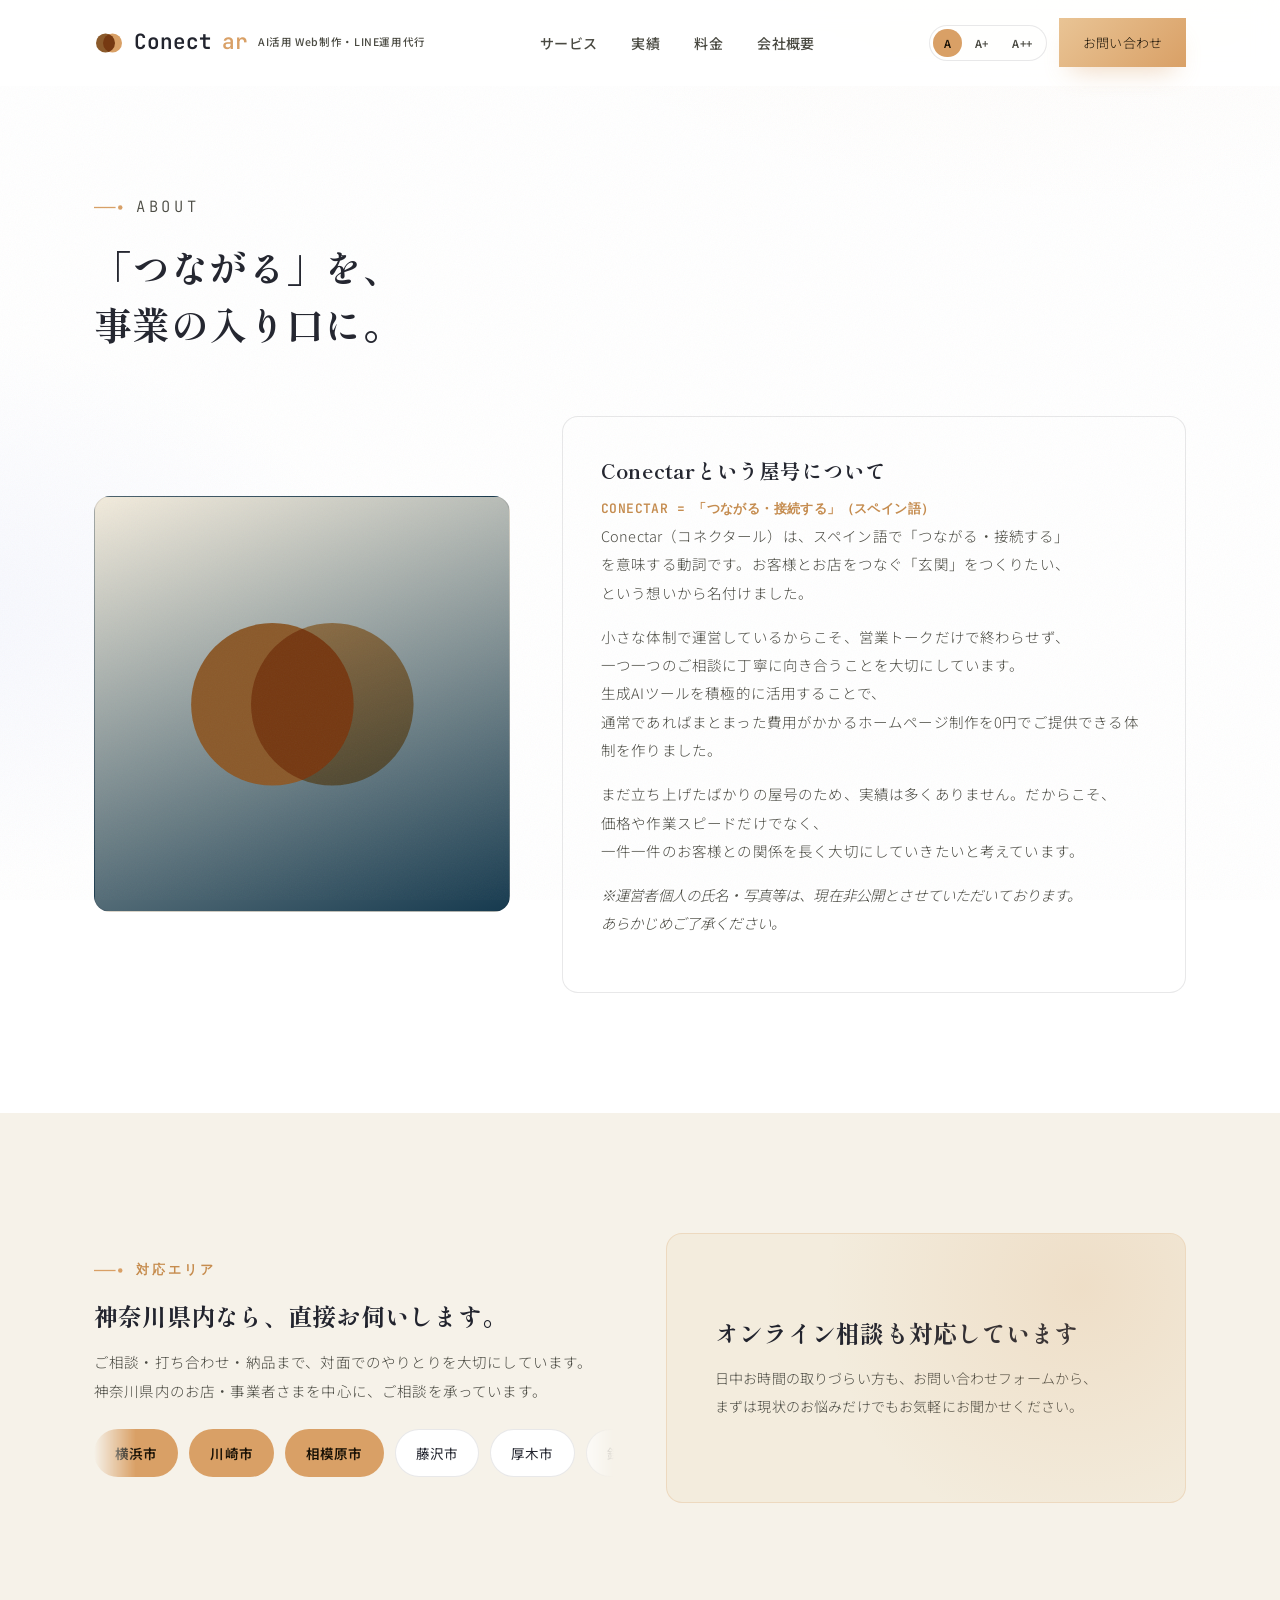
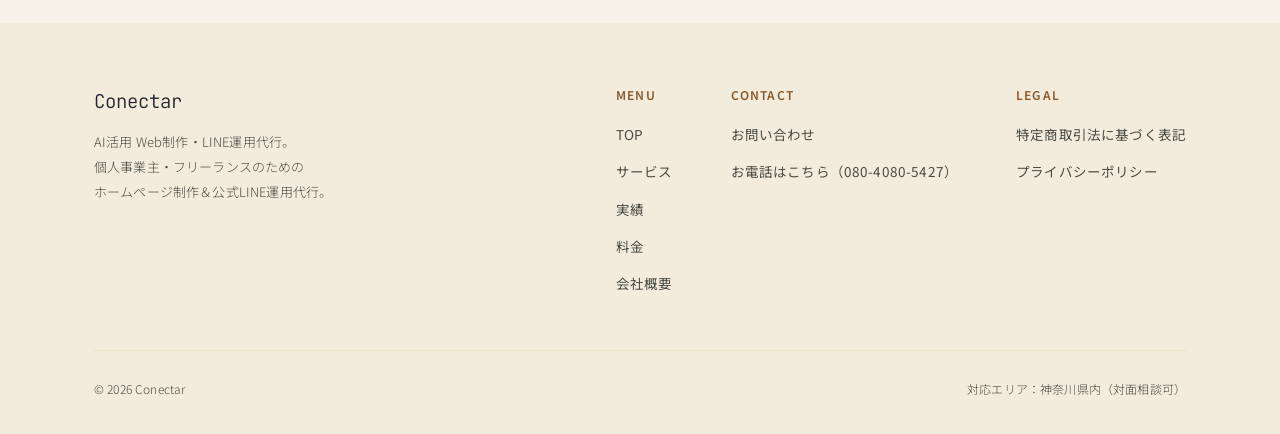
<file: company.html>
<!DOCTYPE html>
  <html lang="ja">
  <head>
  <meta charset="UTF-8">
  <meta name="viewport" content="width=device-width, initial-scale=1.0">
  <title>Conectarについて｜Web制作・LINE運用代行</title>
<meta name="description" content="個人事業主・フリーランス向けにホームページ制作と公式LINE運用代行を提供するConectarの、屋号の由来や運営方針、対応エリアについてご紹介します。">
<meta name="theme-color" content="#FFFFFF">
  <meta property="og:type" content="website">
  <meta property="og:site_name" content="Conectar">
  <meta property="og:title" content="Conectarについて｜Web制作・LINE運用代行">
  <meta property="og:description" content="個人事業主・フリーランス向けにホームページ制作と公式LINE運用代行を提供するConectarの、屋号の由来や運営方針、対応エリアについてご紹介します。">
  <meta property="og:url" content="https://conectar-web.com/company.html">
  <meta property="og:image" content="https://conectar-web.com/assets/hero-poster.jpg">
  <meta name="twitter:card" content="summary_large_image">
  <meta name="twitter:title" content="Conectarについて｜Web制作・LINE運用代行">
  <meta name="twitter:description" content="個人事業主・フリーランス向けにホームページ制作と公式LINE運用代行を提供するConectarの、屋号の由来や運営方針、対応エリアについてご紹介します。">
  <meta name="twitter:image" content="https://conectar-web.com/assets/hero-poster.jpg">
  <link rel="canonical" href="https://conectar-web.com/company.html">
  <meta name="google-site-verification" content="Sp5FCeUo4AyaOdBGhxS8yO5UuP4sqCtcZy0puLuLkGQ" />
  <link rel="icon" href="data:image/svg+xml,%3Csvg xmlns='http://www.w3.org/2000/svg' viewBox='0 0 32 32'%3E%3Crect width='32' height='32' rx='7' fill='%2312141C'/%3E%3Crect x='13.5' y='13.5' width='5' height='5' fill='%23D9A066' transform='rotate(45 16 16)'/%3E%3C/svg%3E">
  <link rel="preconnect" href="https://fonts.googleapis.com">
  <link rel="preconnect" href="https://fonts.gstatic.com" crossorigin>
  <link href="https://fonts.googleapis.com/css2?family=Shippori+Mincho:wght@400;500;600;700;800&family=JetBrains+Mono:wght@400;500;600;700&family=Noto+Sans+JP:wght@300;400;500;600;700;800&display=swap" rel="stylesheet">
  <link rel="stylesheet" href="css/style.css">
  </head>
  <body>
  <a href="#top" class="skip-link">メインコンテンツへスキップ</a>
  <div class="noise-overlay" aria-hidden="true"></div>
  <div class="scroll-progress" id="scrollProgress"></div>
  <header id="siteHeader">
  <div class="nav-inner">
  <a href="index.html" class="logo"><span class="mark" aria-hidden="true"><svg viewBox="0 0 120 120" width="30" height="30"><circle cx="46" cy="60" r="38" fill="#8B5A2B"></circle><circle cx="74" cy="60" r="38" fill="#D9A066" style="mix-blend-mode:multiply"></circle></svg></span>Conect<span class="blink">ar</span><small>AI活用 Web制作・LINE運用代行</small></a>
  <nav>
  <ul>
  <li><a href="service.html">サービス</a></li>
  <li><a href="works.html">実績</a></li>
  <li><a href="price.html">料金</a></li>
  <li><a href="company.html" class="active-nav">会社概要</a></li>
  </ul>
  </nav>
  <div class="nav-cta">
  <div class="a11y-toggle" role="group" aria-label="文字サイズを調整">
  <button type="button" data-size="base" class="active" aria-label="文字サイズ 標準">A</button>
  <button type="button" data-size="lg" aria-label="文字サイズ 大">A+</button>
  <button type="button" data-size="xl" aria-label="文字サイズ 特大">A++</button>
  </div>
  <a href="contact.html" class="btn btn-accent">お問い合わせ</a>
  <button class="menu-toggle" id="menuToggle" aria-label="メニューを開く"><span></span><span></span><span></span></button>
  </div>
  </div>
  </header>
  <div class="mobile-nav" id="mobileNav">
  <ul>
  <li><a href="index.html">TOP</a></li>
<li><a href="service.html">サービス</a></li>
  <li><a href="works.html">実績</a></li>
  <li><a href="price.html">料金</a></li>
  <li><a href="company.html">会社概要</a></li>
  </ul>
  <a href="contact.html" class="btn btn-accent">お問い合わせする</a>
  </div>
  <main id="top">
  <div aria-hidden="true" style="height:56px;"></div><!-- ABOUT -->
  <section class="section" id="about">
  <div class="wrap">
  <div class="section-head reveal">
  <p class="eyebrow"><svg class="thread" viewBox="0 0 32 8"><line x1="0" y1="4" x2="23" y2="4" stroke="currentColor" stroke-width="1.4"/><circle cx="28" cy="4" r="2.4" fill="currentColor"/></svg>ABOUT</p>
  <h2>「つながる」を、<br>事業の入り口に。</h2>
  </div>
  <div class="about-wrap">
<div class="about-visual reveal" aria-hidden="true">
  <svg viewBox="0 0 120 120"><circle cx="46" cy="60" r="38" fill="#8B5A2B"></circle><circle cx="74" cy="60" r="38" fill="#D9A066" style="mix-blend-mode:multiply"></circle></svg>
  </div>
  <div class="about-card reveal">
  <h3>Conectarという屋号について</h3>
  <span class="about-role">CONECTAR = 「つながる・接続する」（スペイン語）</span>
  <p>Conectar（コネクタール）は、スペイン語で「つながる・接続する」を意味する動詞です。お客様とお店をつなぐ「玄関」をつくりたい、という想いから名付けました。</p>
  <p>小さな体制で運営しているからこそ、営業トークだけで終わらせず、一つ一つのご相談に丁寧に向き合うことを大切にしています。生成AIツールを積極的に活用することで、通常であればまとまった費用がかかるホームページ制作を0円でご提供できる体制を作りました。</p>
  <p>まだ立ち上げたばかりの屋号のため、実績は多くありません。だからこそ、価格や作業スピードだけでなく、一件一件のお客様との関係を長く大切にしていきたいと考えています。</p>
<p class="about-note">※運営者個人の氏名・写真等は、現在非公開とさせていただいております。あらかじめご了承ください。</p>
  </div>
  </div>
  </div>
  </section>
<!-- AREA -->
  <section class="section section-alt" id="area">
  <div class="wrap area-wrap">
  <div class="reveal">
  <p class="eyebrow"><svg class="thread" viewBox="0 0 32 8"><line x1="0" y1="4" x2="23" y2="4" stroke="currentColor" stroke-width="1.4"/><circle cx="28" cy="4" r="2.4" fill="currentColor"/></svg>対応エリア</p>
  <h2 style="margin-bottom:14px;"><span style="display:inline-block">神奈川県内なら、</span><span style="display:inline-block">直接お伺いします。</span></h2>
  <p style="color:var(--ink-soft);font-size:14.5px;font-weight:300;"><span style="display:inline-block">ご相談・打ち合わせ・</span><span style="display:inline-block">納品まで、</span><span style="display:inline-block">対面でのやりとりを</span><span style="display:inline-block">大切にしています。</span><span style="display:inline-block">神奈川県内の</span><span style="display:inline-block">お店・事業者さまを</span><span style="display:inline-block">中心に、ご相談を承っています。</span></p>
  <div class="area-marquee">
  <div class="area-marquee-track">
  <span class="main">横浜市</span>
  <span class="main">川崎市</span>
  <span class="main">相模原市</span>
  <span>藤沢市</span>
  <span>厚木市</span>
  <span>鎌倉市</span>
  <span class="main">横浜市</span>
  <span class="main">川崎市</span>
  <span class="main">相模原市</span>
  <span>藤沢市</span>
  <span>厚木市</span>
  <span>鎌倉市</span>
  </div>
  </div>
  </div>
  <div class="area-visual reveal">
  <h3><span style="display:inline-block">オンライン相談も</span><span style="display:inline-block">対応しています</span></h3>
  <p><span style="display:inline-block">日中お時間の</span><span style="display:inline-block">取りづらい方も、</span><span style="display:inline-block">お問い合わせフォームから、</span><span style="display:inline-block">まずは現状の</span><span style="display:inline-block">お悩みだけでも</span><span style="display:inline-block">お気軽に</span><span style="display:inline-block">お聞かせください。</span></p>
  </div>
  </div>
  </section>

  </main>
  <footer>
  <div class="wrap">
  <div class="footer-inner">
  <div>
  <div class="footer-logo">Conectar</div>
  <p class="footer-desc">AI活用 Web制作・LINE運用代行。<br>個人事業主・フリーランスのための<br>ホームページ制作＆公式LINE運用代行。</p>
  </div>
  <div class="footer-cols">
  <div class="footer-col">
  <h5>MENU</h5>
  <a href="index.html">TOP</a>
  <a href="service.html">サービス</a>
  <a href="works.html">実績</a>
  <a href="price.html">料金</a>
  <a href="company.html">会社概要</a>
  </div>
  <div class="footer-col">
  <h5>CONTACT</h5>
  <a href="contact.html">お問い合わせ</a>
  <a href="tel:08040805427">お電話はこちら（080-4080-5427）</a>
  </div>
  <div class="footer-col">
  <h5>LEGAL</h5>
  <a href="tokushoho.html">特定商取引法に基づく表記</a>
  <a href="privacy.html">プライバシーポリシー</a>
  </div>
  </div>
  </div>
  <div class="footer-bottom">
  <span>&copy; 2026 Conectar</span>
  <span>対応エリア：神奈川県内（対面相談可）</span>
  </div>
  </div>
  </footer>
  <button class="back-to-top" id="backToTop" aria-label="ページの先頭へ戻る">
  <svg width="18" height="18" viewBox="0 0 24 24" fill="none" stroke="currentColor" stroke-width="2" stroke-linecap="round" stroke-linejoin="round"><path d="M12 19V5"/><path d="M5 12l7-7 7 7"/></svg>
  </button>
  <script src="js/script.js"></script>
  </body>
  </html>
</file>
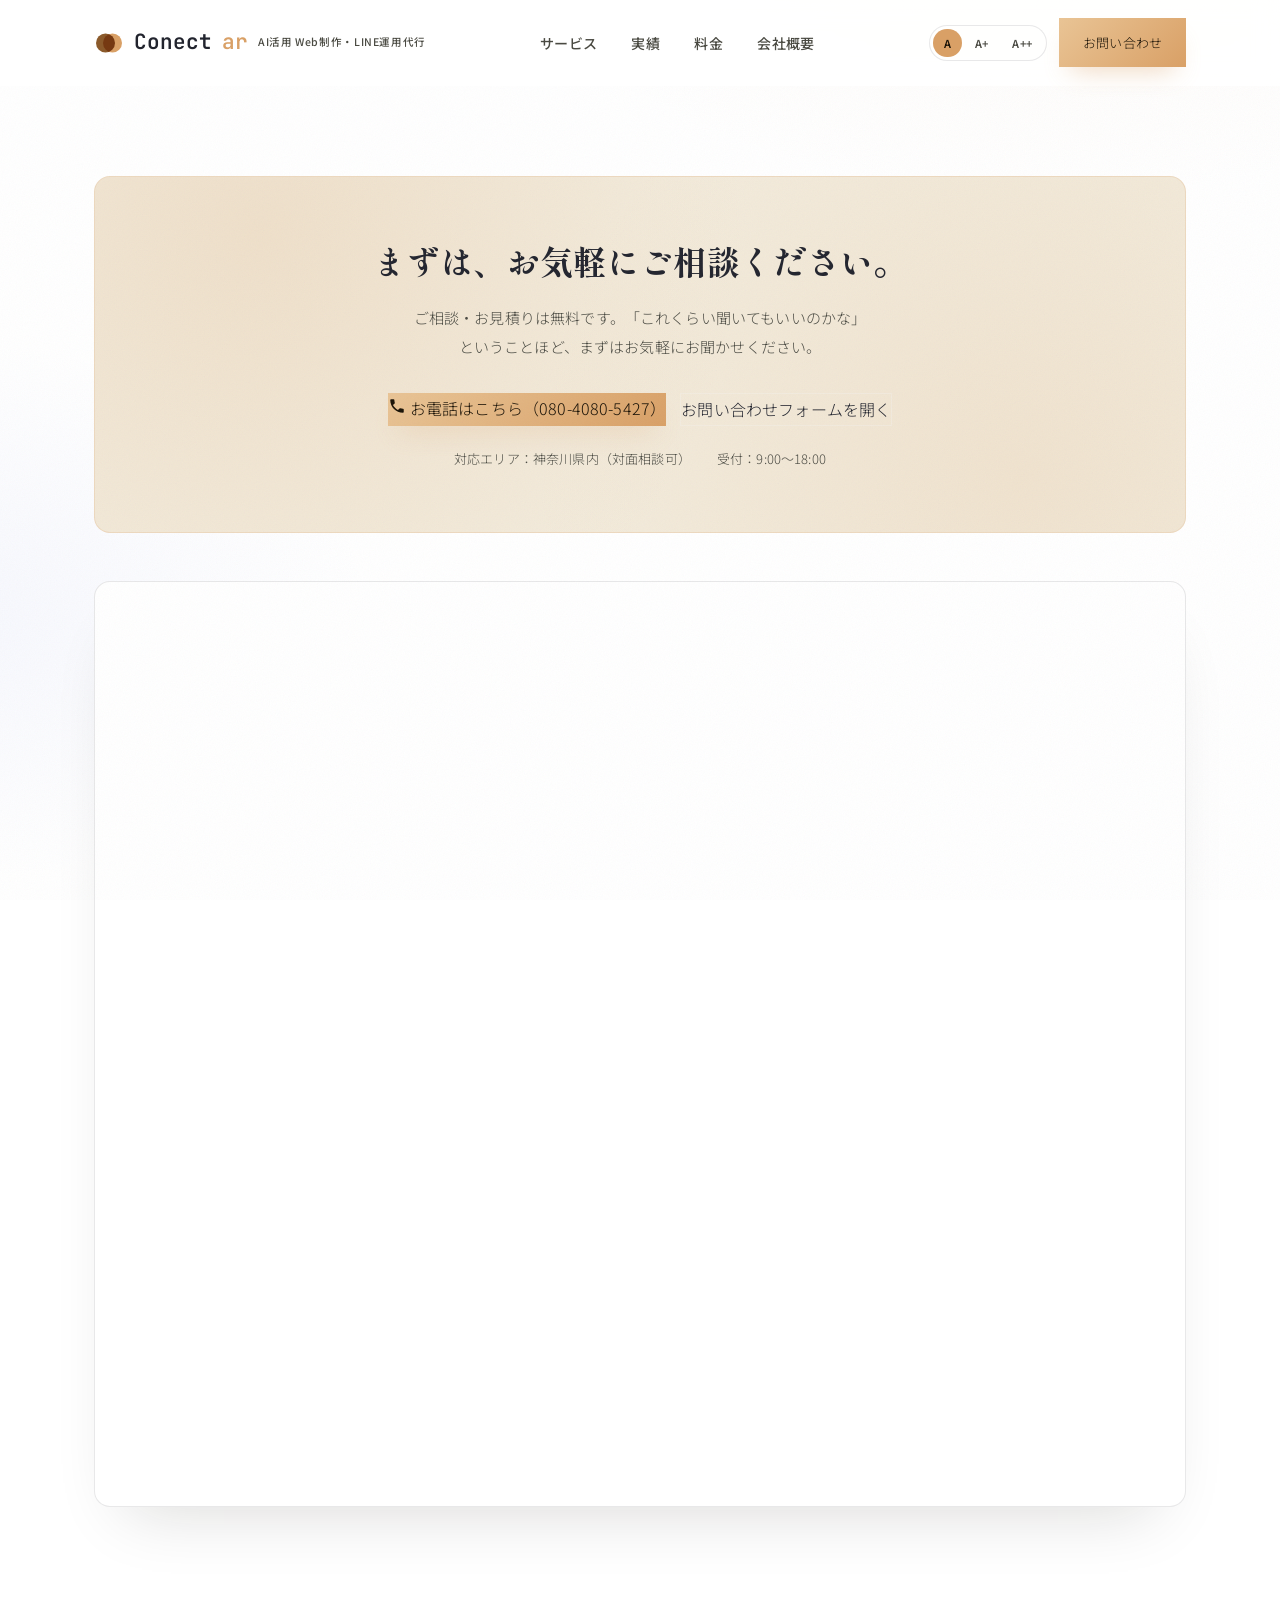
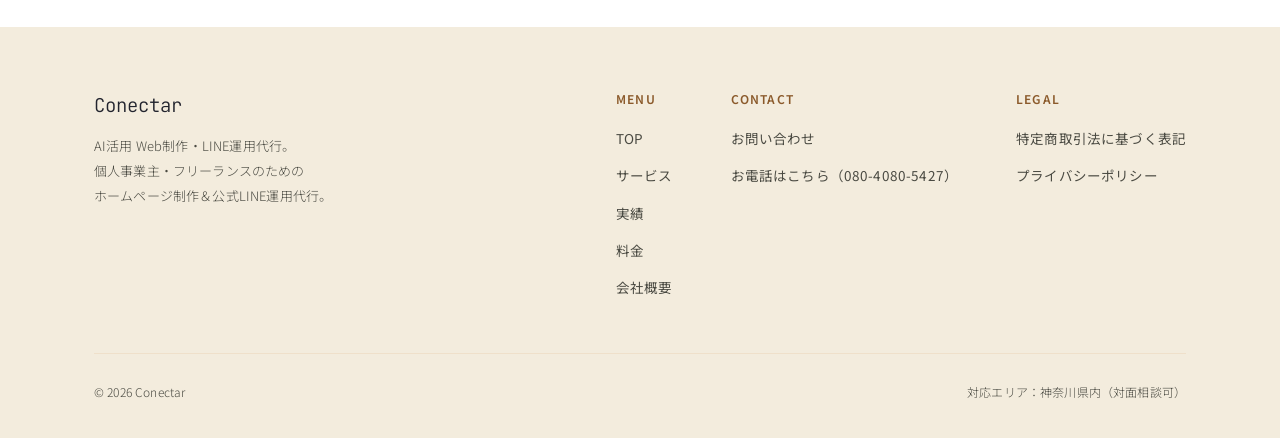
<file: contact.html>
<!DOCTYPE html>
  <html lang="ja">
  <head>
  <meta charset="UTF-8">
  <meta name="viewport" content="width=device-width, initial-scale=1.0">
  <title>お問い合わせ｜Conectar</title>
  <meta name="description" content="ホームページ制作・公式LINE運用代行に関するご相談・お見積りは無料です。お電話またはお問い合わせフォームからお気軽にご連絡ください。">
  <meta name="theme-color" content="#FFFFFF">
  <meta property="og:type" content="website">
  <meta property="og:site_name" content="Conectar">
  <meta property="og:title" content="お問い合わせ｜Conectar">
  <meta property="og:description" content="ホームページ制作・公式LINE運用代行に関するご相談・お見積りは無料です。お電話またはお問い合わせフォームからお気軽にご連絡ください。">
  <meta property="og:url" content="https://conectar-web.com/contact.html">
  <meta property="og:image" content="https://conectar-web.com/assets/hero-poster.jpg">
  <meta name="twitter:card" content="summary_large_image">
  <meta name="twitter:title" content="お問い合わせ｜Conectar">
  <meta name="twitter:description" content="ホームページ制作・公式LINE運用代行に関するご相談・お見積りは無料です。お電話またはお問い合わせフォームからお気軽にご連絡ください。">
  <meta name="twitter:image" content="https://conectar-web.com/assets/hero-poster.jpg">
  <link rel="canonical" href="https://conectar-web.com/contact.html">
  <meta name="google-site-verification" content="Sp5FCeUo4AyaOdBGhxS8yO5UuP4sqCtcZy0puLuLkGQ" />
  <link rel="icon" href="data:image/svg+xml,%3Csvg xmlns='http://www.w3.org/2000/svg' viewBox='0 0 32 32'%3E%3Crect width='32' height='32' rx='7' fill='%2312141C'/%3E%3Crect x='13.5' y='13.5' width='5' height='5' fill='%23D9A066' transform='rotate(45 16 16)'/%3E%3C/svg%3E">
  <link rel="preconnect" href="https://fonts.googleapis.com">
  <link rel="preconnect" href="https://fonts.gstatic.com" crossorigin>
  <link href="https://fonts.googleapis.com/css2?family=Shippori+Mincho:wght@400;500;600;700;800&family=JetBrains+Mono:wght@400;500;600;700&family=Noto+Sans+JP:wght@300;400;500;600;700;800&display=swap" rel="stylesheet">
  <link rel="stylesheet" href="css/style.css">
  </head>
  <body>
  <a href="#top" class="skip-link">メインコンテンツへスキップ</a>
  <div class="noise-overlay" aria-hidden="true"></div>
  <div class="scroll-progress" id="scrollProgress"></div>
  <header id="siteHeader">
  <div class="nav-inner">
  <a href="index.html" class="logo"><span class="mark" aria-hidden="true"><svg viewBox="0 0 120 120" width="30" height="30"><circle cx="46" cy="60" r="38" fill="#8B5A2B"></circle><circle cx="74" cy="60" r="38" fill="#D9A066" style="mix-blend-mode:multiply"></circle></svg></span>Conect<span class="blink">ar</span><small>AI活用 Web制作・LINE運用代行</small></a>
  <nav>
  <ul>
  <li><a href="service.html">サービス</a></li>
  <li><a href="works.html">実績</a></li>
  <li><a href="price.html">料金</a></li>
  <li><a href="company.html">会社概要</a></li>
  </ul>
  </nav>
  <div class="nav-cta">
  <div class="a11y-toggle" role="group" aria-label="文字サイズを調整">
<button type="button" data-size="base" class="active" aria-label="文字サイズ 標準">A</button>
  <button type="button" data-size="lg" aria-label="文字サイズ 大">A+</button>
  <button type="button" data-size="xl" aria-label="文字サイズ 特大">A++</button>
  </div>
  <a href="contact.html" class="btn btn-accent">お問い合わせ</a>
  <button class="menu-toggle" id="menuToggle" aria-label="メニューを開く"><span></span><span></span><span></span></button>
  </div>
  </div>
  </header>
  <div class="mobile-nav" id="mobileNav">
  <ul>
  <li><a href="index.html">TOP</a></li>
  <li><a href="service.html">サービス</a></li>
  <li><a href="works.html">実績</a></li>
  <li><a href="price.html">料金</a></li>
  <li><a href="company.html">会社概要</a></li>
  </ul>
  <a href="contact.html" class="btn btn-accent">お問い合わせする</a>
  </div>
  <main id="top">
  <div aria-hidden="true" style="height:56px;"></div><!-- CONTACT -->
  <section class="section" id="contact">
  <div class="wrap">
  <div class="final-cta reveal">
  <h2><span style="display:inline-block">まずは、</span><span style="display:inline-block">お気軽に</span><span style="display:inline-block">ご相談ください。</span></h2>
  <p><span style="display:inline-block">ご相談・お見積りは</span><span style="display:inline-block">無料です。</span><span style="display:inline-block">「これくらい</span><span style="display:inline-block">聞いてもいいのかな」</span><span style="display:inline-block">ということほど、</span><span style="display:inline-block">まずは</span><span style="display:inline-block">お気軽に</span><span style="display:inline-block">お聞かせください。</span></p>
  <div class="final-ctas">
  <a href="tel:08040805427" class="btn btn-accent">
  <svg width="18" height="18" viewBox="0 0 24 24" fill="none" aria-hidden="true"><path d="M6.62 10.79c1.44 2.83 3.76 5.14 6.59 6.59l2.2-2.2c.27-.27.67-.36 1.02-.24 1.12.37 2.33.57 3.57.57.55 0 1 .45 1 1V20c0 .55-.45 1-1 1-9.39 0-17-7.61-17-17 0-.55.45-1 1-1h3.5c.55 0 1 .45 1 1 0 1.25.2 2.45.57 3.57.11.35.03.74-.25 1.02l-2.2 2.2z" fill="#1A1206"/></svg>
  お電話はこちら（080-4080-5427）
  </a>
  <a href="https://docs.google.com/forms/d/e/1FAIpQLSflDKRTWXYHmlh5T_P1xEd6KZveJuK3KFoBvR5w0mT209y34A/viewform" target="_blank" rel="noopener noreferrer" class="btn btn-outline">お問い合わせフォームを開く</a>
  </div>
  <div class="contact-inline">
  <span>対応エリア：神奈川県内（対面相談可）</span>
  <span>受付：9:00〜18:00</span>
  </div>
  </div>
  <div class="reveal" style="margin-top:48px;background:var(--card);border:1px solid var(--border);border-radius:var(--radius);padding:12px;box-shadow:var(--shadow);">
  <iframe src="https://docs.google.com/forms/d/e/1FAIpQLSflDKRTWXYHmlh5T_P1xEd6KZveJuK3KFoBvR5w0mT209y34A/viewform?embedded=true" width="100%" height="900" frameborder="0" marginheight="0" marginwidth="0" style="border-radius:calc(var(--radius) - 6px);display:block;">読み込んでいます…</iframe>
  </div>
  </div>
  </section>

  </main>
  <footer>
  <div class="wrap">
  <div class="footer-inner">
  <div>
  <div class="footer-logo">Conectar</div>
  <p class="footer-desc">AI活用 Web制作・LINE運用代行。<br>個人事業主・フリーランスのための<br>ホームページ制作＆公式LINE運用代行。</p>
  </div>
  <div class="footer-cols">
  <div class="footer-col">
  <h5>MENU</h5>
  <a href="index.html">TOP</a>
  <a href="service.html">サービス</a>
  <a href="works.html">実績</a>
  <a href="price.html">料金</a>
  <a href="company.html">会社概要</a>
  </div>
  <div class="footer-col">
  <h5>CONTACT</h5>
  <a href="contact.html">お問い合わせ</a>
  <a href="tel:08040805427">お電話はこちら（080-4080-5427）</a>
  </div>
  <div class="footer-col">
  <h5>LEGAL</h5>
  <a href="tokushoho.html">特定商取引法に基づく表記</a>
  <a href="privacy.html">プライバシーポリシー</a>
  </div>
  </div>
  </div>
  <div class="footer-bottom">
  <span>&copy; 2026 Conectar</span>
  <span>対応エリア：神奈川県内（対面相談可）</span>
  </div>
  </div>
  </footer>
  <button class="back-to-top" id="backToTop" aria-label="ページの先頭へ戻る">
  <svg width="18" height="18" viewBox="0 0 24 24" fill="none" stroke="currentColor" stroke-width="2" stroke-linecap="round" stroke-linejoin="round"><path d="M12 19V5"/><path d="M5 12l7-7 7 7"/></svg>
  </button>
  <script src="js/script.js"></script>
  </body>
  </html>
</file>
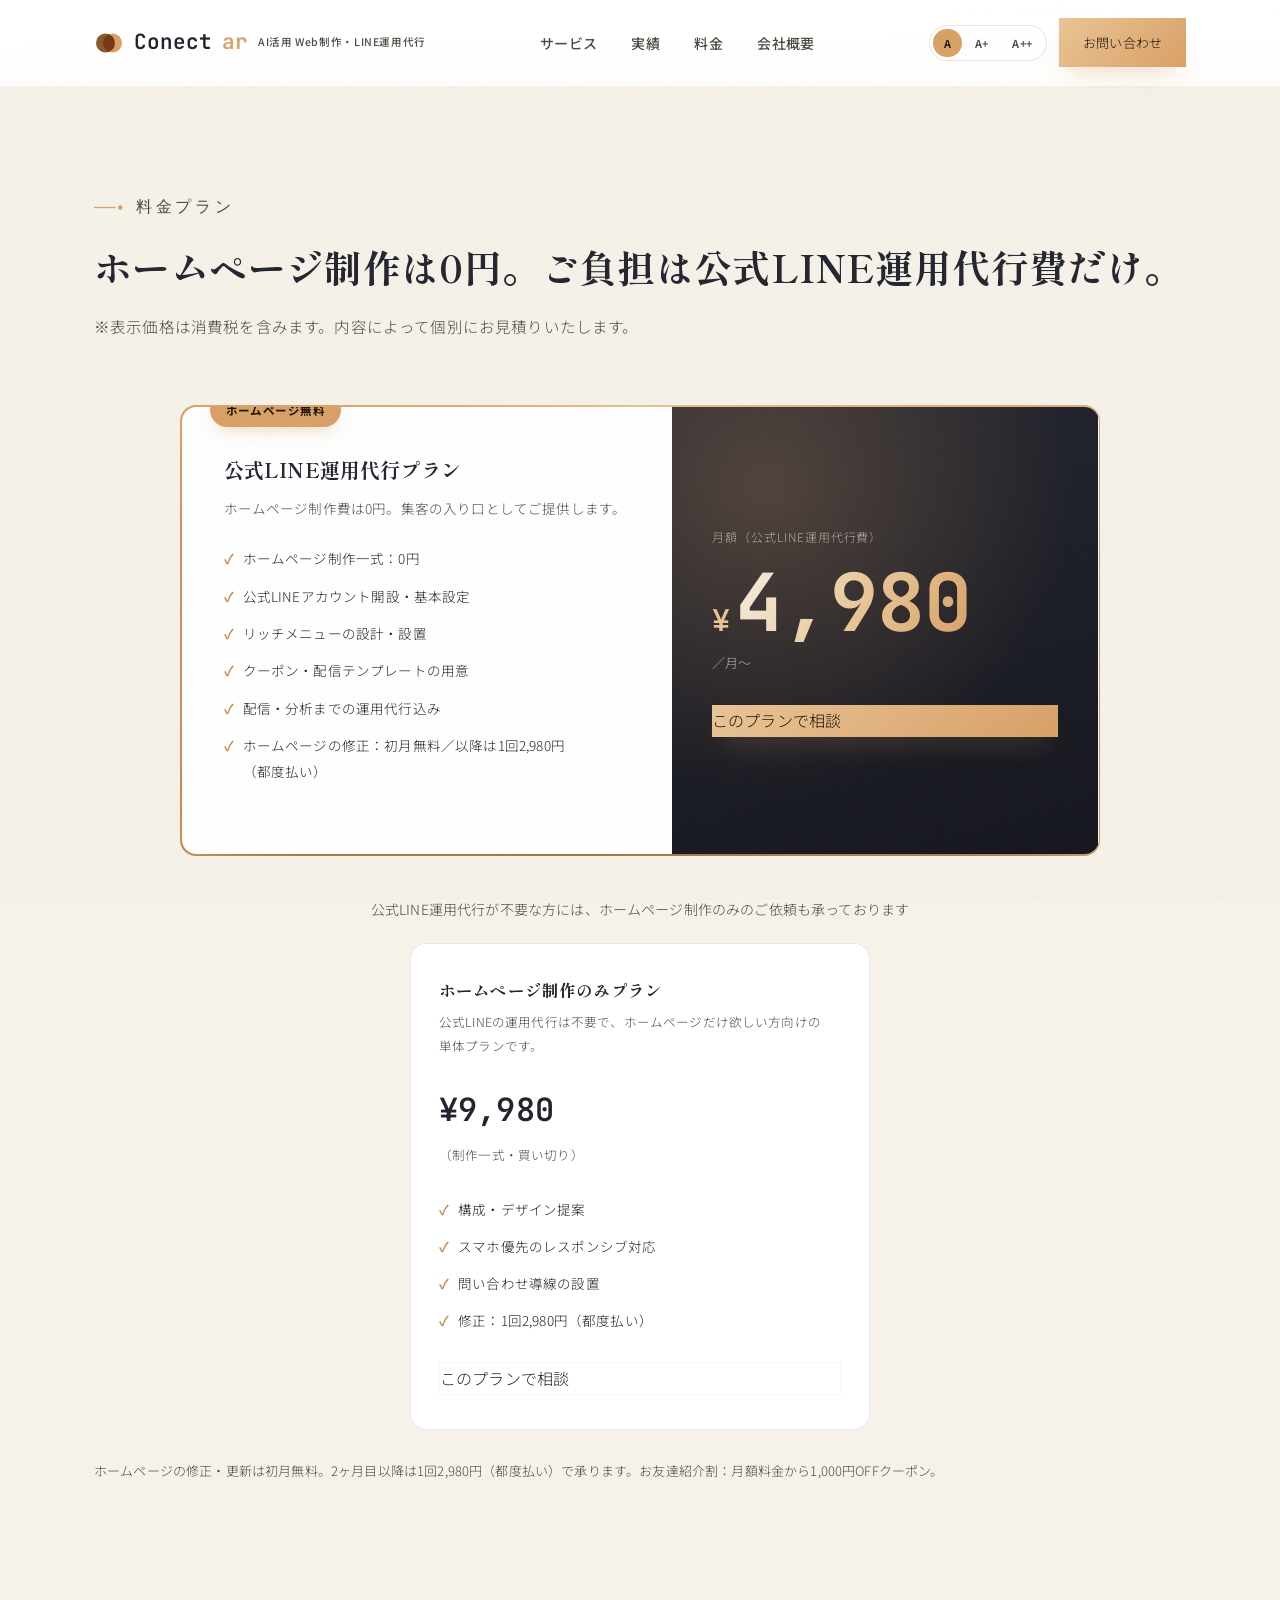
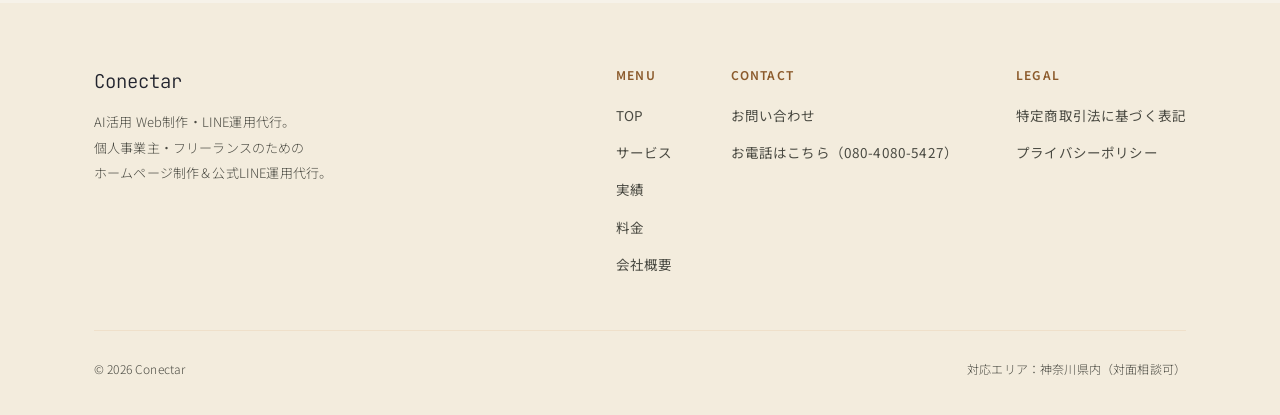
<file: price.html>
<!DOCTYPE html>
<html lang="ja">
<head>
<meta charset="UTF-8">
<meta name="viewport" content="width=device-width, initial-scale=1.0">
<title>料金プラン｜ホームページ制作0円・公式LINE運用代行 月4,980円【Conectar】</title>
<meta name="description" content="Conectarの料金プランのご案内。公式LINE運用代行プラン月額4,980円〜（ホームページ制作費0円込み）、ホームページ制作のみプラン9,980円。追加費用・解約ペナルティ0円。">
<meta name="theme-color" content="#FFFFFF">
<meta property="og:type" content="website">
<meta property="og:site_name" content="Conectar">
<meta property="og:title" content="料金プラン｜ホームページ制作0円・公式LINE運用代行 月4,980円【Conectar】">
<meta property="og:description" content="Conectarの料金プランのご案内。公式LINE運用代行プラン月額4,980円〜（ホームページ制作費0円込み）、ホームページ制作のみプラン9,980円。追加費用・解約ペナルティ0円。">
<meta property="og:url" content="https://conectar-web.com/price.html">
<meta property="og:image" content="https://conectar-web.com/assets/hero-poster.jpg">
<meta name="twitter:card" content="summary_large_image">
<meta name="twitter:title" content="料金プラン｜ホームページ制作0円・公式LINE運用代行 月4,980円【Conectar】">
<meta name="twitter:description" content="Conectarの料金プランのご案内。公式LINE運用代行プラン月額4,980円〜（ホームページ制作費0円込み）、ホームページ制作のみプラン9,980円。追加費用・解約ペナルティ0円。">
<meta name="twitter:image" content="https://conectar-web.com/assets/hero-poster.jpg">
<link rel="canonical" href="https://conectar-web.com/price.html">
<meta name="google-site-verification" content="Sp5FCeUo4AyaOdBGhxS8yO5UuP4sqCtcZy0puLuLkGQ" />
<link rel="icon" href="data:image/svg+xml,%3Csvg xmlns='http://www.w3.org/2000/svg' viewBox='0 0 32 32'%3E%3Crect width='32' height='32' rx='7' fill='%2312141C'/%3E%3Crect x='13.5' y='13.5' width='5' height='5' fill='%23D9A066' transform='rotate(45 16 16)'/%3E%3C/svg%3E">
<link rel="preconnect" href="https://fonts.googleapis.com">
<link rel="preconnect" href="https://fonts.gstatic.com" crossorigin>
<link href="https://fonts.googleapis.com/css2?family=Shippori+Mincho:wght@400;500;600;700;800&family=JetBrains+Mono:wght@400;500;600;700&family=Noto+Sans+JP:wght@300;400;500;600;700;800&display=swap" rel="stylesheet">
<link rel="stylesheet" href="css/style.css">
</head>
<body>
<a href="#top" class="skip-link">メインコンテンツへスキップ</a>
<div class="noise-overlay" aria-hidden="true"></div>
<div class="scroll-progress" id="scrollProgress"></div>
<header id="siteHeader">
<div class="nav-inner">
<a href="index.html" class="logo"><span class="mark" aria-hidden="true"><svg viewBox="0 0 120 120" width="30" height="30"><circle cx="46" cy="60" r="38" fill="#8B5A2B"></circle><circle cx="74" cy="60" r="38" fill="#D9A066" style="mix-blend-mode:multiply"></circle></svg></span>Conect<span class="blink">ar</span><small>AI活用 Web制作・LINE運用代行</small></a>
<nav>
<ul>
<li><a href="service.html">サービス</a></li>
<li><a href="works.html">実績</a></li>
<li><a href="price.html" class="active-nav">料金</a></li>
<li><a href="company.html">会社概要</a></li>
</ul>
</nav>
<div class="nav-cta">
<div class="a11y-toggle" role="group" aria-label="文字サイズを調整">
<button type="button" data-size="base" class="active" aria-label="文字サイズ 標準">A</button>
<button type="button" data-size="lg" aria-label="文字サイズ 大">A+</button>
<button type="button" data-size="xl" aria-label="文字サイズ 特大">A++</button>
</div>
<a href="contact.html" class="btn btn-accent">お問い合わせ</a>
<button class="menu-toggle" id="menuToggle" aria-label="メニューを開く"><span></span><span></span><span></span></button>
</div>
</div>
</header>
<div class="mobile-nav" id="mobileNav">
<ul>
<li><a href="index.html">TOP</a></li>
<li><a href="service.html">サービス</a></li>
<li><a href="works.html">実績</a></li>
<li><a href="price.html">料金</a></li>
<li><a href="company.html">会社概要</a></li>
</ul>
<a href="contact.html" class="btn btn-accent">お問い合わせする</a>
</div>
<main id="top">
<div aria-hidden="true" style="height:56px;"></div><!-- PRICE -->
<section class="section section-alt" id="price">
<div class="wrap">
<div class="section-head reveal">
<p class="eyebrow"><svg class="thread" viewBox="0 0 32 8"><line x1="0" y1="4" x2="23" y2="4" stroke="currentColor" stroke-width="1.4"/><circle cx="28" cy="4" r="2.4" fill="currentColor"/></svg>料金プラン</p>
<h2><span style="display:inline-block">ホームページ制作は0円。</span><span style="display:inline-block">ご負担は</span><span style="display:inline-block">公式LINE</span><span style="display:inline-block">運用代行費</span><span style="display:inline-block">だけ。</span></h2>
<p class="price-note"><span style="display:inline-block">※表示価格は</span><span style="display:inline-block">消費税を含みます。</span><span style="display:inline-block">内容によって</span><span style="display:inline-block">個別に</span><span style="display:inline-block">お見積りいたします。</span></p>
</div>
<div class="price-grid" style="grid-template-columns:minmax(0,1fr);max-width:920px;margin:0 auto;">
<div class="gradient-border">
<div class="price-card featured price-card-lux tilt-card reveal">
<span class="badge">ホームページ無料</span>
<div class="price-card-inner">
<div class="price-card-left">
<h4>公式LINE運用代行プラン</h4>
<p class="price-sub"><span style="display:inline-block">ホームページ制作費は0円。</span><span style="display:inline-block">集客の入り口として</span><span style="display:inline-block">ご提供します。</span></p>
<ul class="price-list">
<li>ホームページ制作一式：0円</li>
<li>公式LINEアカウント開設・基本設定</li>
<li>リッチメニューの設計・設置</li>
<li>クーポン・配信テンプレートの用意</li>
<li>配信・分析までの運用代行込み</li>
<li><span style="flex:1;min-width:0;"><span style="display:inline-block">ホームページの修正：</span><span style="display:inline-block">初月無料／</span><span style="display:inline-block">以降は1回2,980円</span><span style="display:inline-block">（都度払い）</span></span></li>
</ul>
</div>
<div class="price-card-right">
<span class="price-label">月額（公式LINE運用代行費）</span>
<div class="price-num-lux"><span class="yen">¥</span><span class="amount">4,980</span></div>
<span class="price-per">／月〜</span>
<a href="contact.html" class="btn btn-accent btn-lux">このプランで相談</a>
</div>
</div>
</div>
</div>
</div><div class="price-standalone-label reveal" style="text-align:center;font-size:14px;color:var(--ink-soft);margin:40px 0 20px;font-weight:300;">
公式LINE運用代行が不要な方には、ホームページ制作のみのご依頼も承っております
</div>
<div class="price-grid" style="grid-template-columns:minmax(0,1fr);max-width:460px;margin:0 auto;">
<div class="price-card tilt-card reveal">
<h4>ホームページ制作のみプラン</h4>
<p class="price-sub"><span style="display:inline-block">公式LINEの</span><span style="display:inline-block">運用代行は不要で、</span><span style="display:inline-block">ホームページだけ</span><span style="display:inline-block">欲しい方向けの</span><span style="display:inline-block">単体プランです。</span></p>
<div class="price-num">¥9,980<span>（制作一式・買い切り）</span></div>
<ul class="price-list">
<li>構成・デザイン提案</li>
<li>スマホ優先のレスポンシブ対応</li>
<li>問い合わせ導線の設置</li>
<li>修正：1回2,980円（都度払い）</li>
</ul>
<a href="contact.html" class="btn btn-outline">このプランで相談</a>
</div>
</div>
<p class="price-note" style="margin-top:28px;margin-bottom:0;"><span style="display:inline-block">ホームページの修正・更新は</span><span style="display:inline-block">初月無料。</span><span style="display:inline-block">2ヶ月目以降は</span><span style="display:inline-block">1回2,980円</span><span style="display:inline-block">（都度払い）で</span><span style="display:inline-block">承ります。</span><span style="display:inline-block">お友達紹介割：</span><span style="display:inline-block">月額料金から</span><span style="display:inline-block">1,000円OFFクーポン。</span></p>
</div>
</section>

</main>
<footer>
<div class="wrap">
<div class="footer-inner">
<div>
<div class="footer-logo">Conectar</div>
<p class="footer-desc">AI活用 Web制作・LINE運用代行。<br>個人事業主・フリーランスのための<br>ホームページ制作＆公式LINE運用代行。</p>
</div>
<div class="footer-cols">
<div class="footer-col">
<h5>MENU</h5>
<a href="index.html">TOP</a>
<a href="service.html">サービス</a>
<a href="works.html">実績</a>
<a href="price.html">料金</a>
<a href="company.html">会社概要</a>
</div>
<div class="footer-col">
<h5>CONTACT</h5>
<a href="contact.html">お問い合わせ</a>
<a href="tel:08040805427">お電話はこちら（080-4080-5427）</a>
</div>
<div class="footer-col">
<h5>LEGAL</h5>
<a href="tokushoho.html">特定商取引法に基づく表記</a>
<a href="privacy.html">プライバシーポリシー</a>
</div>
</div>
</div>
<div class="footer-bottom">
<span>&copy; 2026 Conectar</span>
<span>対応エリア：神奈川県内（対面相談可）</span>
</div>
</div>
</footer>
<button class="back-to-top" id="backToTop" aria-label="ページの先頭へ戻る">
<svg width="18" height="18" viewBox="0 0 24 24" fill="none" stroke="currentColor" stroke-width="2" stroke-linecap="round" stroke-linejoin="round"><path d="M12 19V5"/><path d="M5 12l7-7 7 7"/></svg>
</button>
<script src="js/script.js"></script>
</body>
</html>
</file>
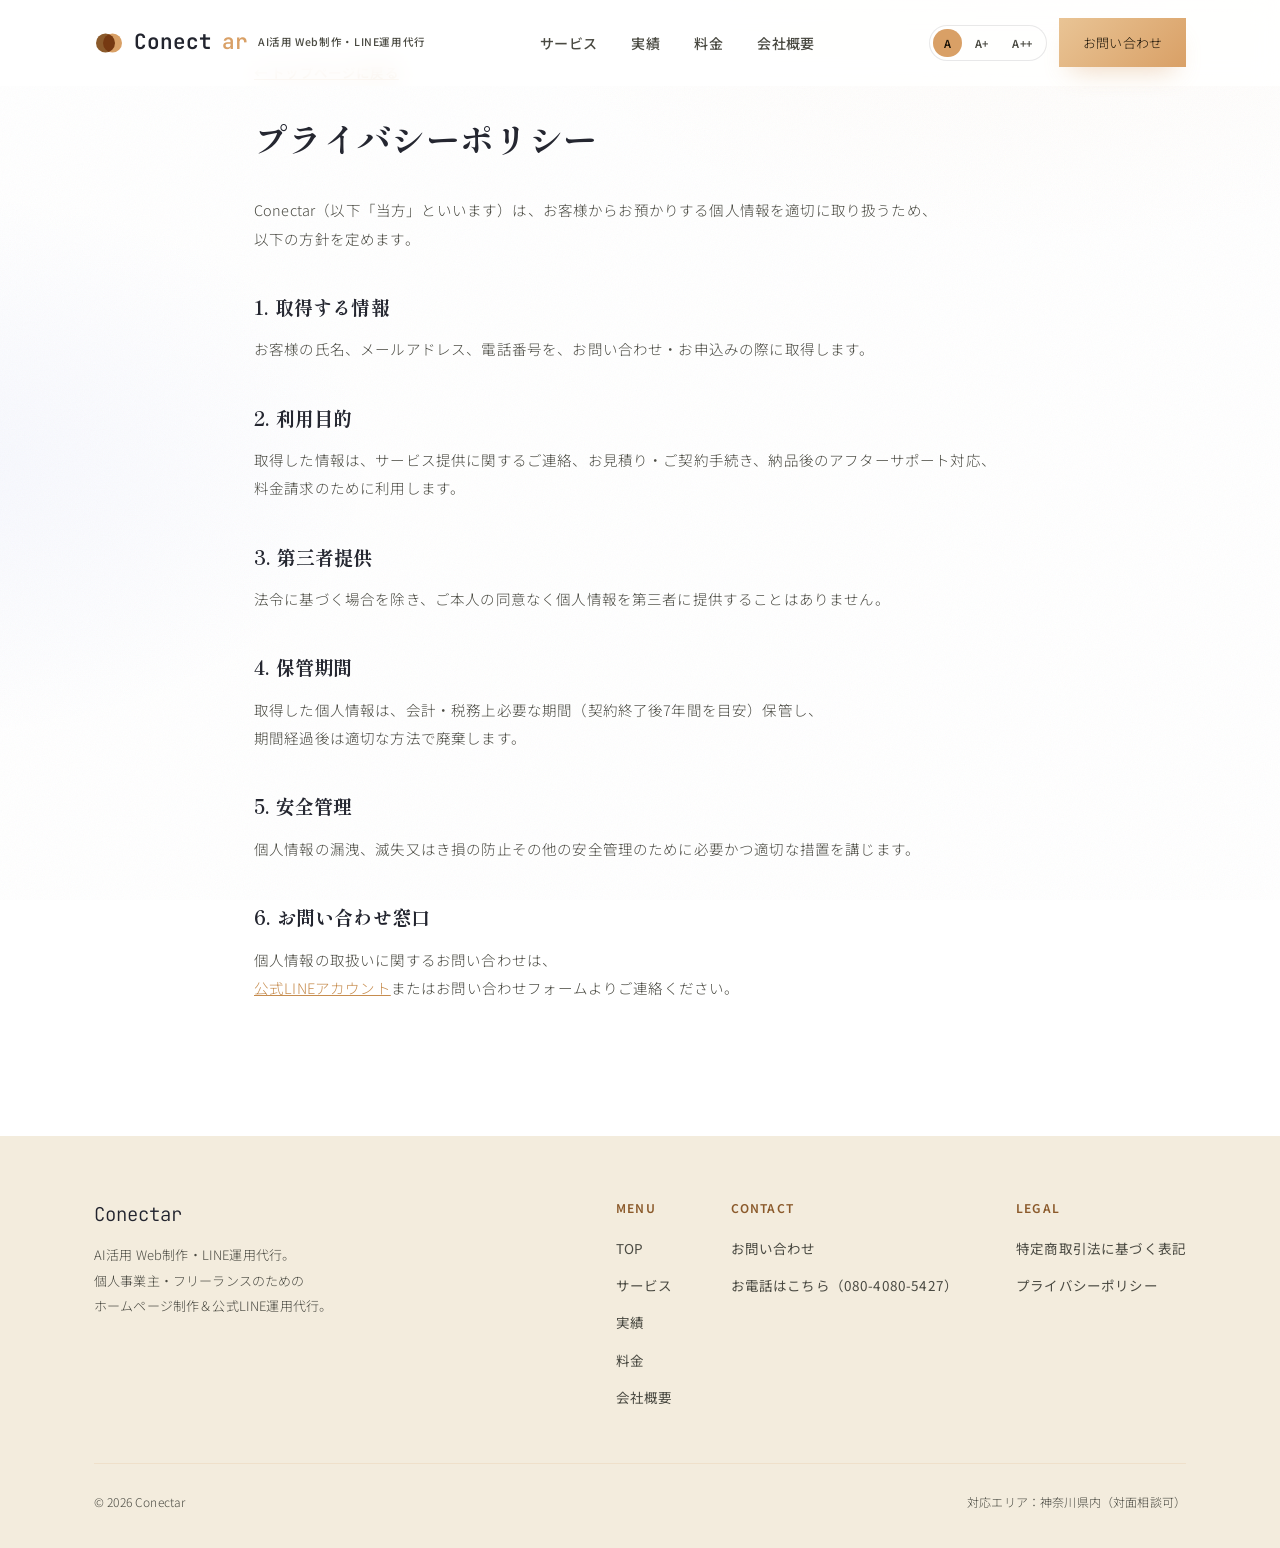
<file: privacy.html>
<!DOCTYPE html>
<html lang="ja">
<head>
<meta charset="UTF-8">
<meta name="viewport" content="width=device-width, initial-scale=1.0">
<title>プライバシーポリシー｜Conectar</title>
<meta name="description" content="Conectarのプライバシーポリシーです。個人情報の取得・利用目的・保管期間などをご案内します。">
<meta name="theme-color" content="#FFFFFF">
<meta property="og:type" content="website">
<meta property="og:site_name" content="Conectar">
<meta property="og:title" content="プライバシーポリシー｜Conectar">
<meta property="og:description" content="Conectarのプライバシーポリシーです。個人情報の取得・利用目的・保管期間などをご案内します。">
<meta property="og:url" content="https://conectar-web.com/privacy.html">
<meta property="og:image" content="https://conectar-web.com/assets/hero-poster.jpg">
<meta name="twitter:card" content="summary_large_image">
<meta name="twitter:title" content="プライバシーポリシー｜Conectar">
<meta name="twitter:description" content="Conectarのプライバシーポリシーです。個人情報の取得・利用目的・保管期間などをご案内します。">
<meta name="twitter:image" content="https://conectar-web.com/assets/hero-poster.jpg">
<link rel="canonical" href="https://conectar-web.com/privacy.html">
<meta name="google-site-verification" content="Sp5FCeUo4AyaOdBGhxS8yO5UuP4sqCtcZy0puLuLkGQ" />
<link rel="icon" href="data:image/svg+xml,%3Csvg xmlns='http://www.w3.org/2000/svg' viewBox='0 0 32 32'%3E%3Crect width='32' height='32' rx='7' fill='%2312141C'/%3E%3Crect x='13.5' y='13.5' width='5' height='5' fill='%23D9A066' transform='rotate(45 16 16)'/%3E%3C/svg%3E">
<link rel="preconnect" href="https://fonts.googleapis.com">
<link rel="preconnect" href="https://fonts.gstatic.com" crossorigin>
<link href="https://fonts.googleapis.com/css2?family=Shippori+Mincho:wght@400;500;600;700;800&family=JetBrains+Mono:wght@400;500;600;700&family=Noto+Sans+JP:wght@300;400;500;600;700;800&display=swap" rel="stylesheet">
<link rel="stylesheet" href="css/style.css">
</head>
<body>
<a href="#top" class="skip-link">メインコンテンツへスキップ</a>
<div class="noise-overlay" aria-hidden="true"></div>
<div class="scroll-progress" id="scrollProgress"></div>
<header id="siteHeader">
<div class="nav-inner">
<a href="index.html" class="logo"><span class="mark" aria-hidden="true"><svg viewBox="0 0 120 120" width="30" height="30"><circle cx="46" cy="60" r="38" fill="#8B5A2B"></circle><circle cx="74" cy="60" r="38" fill="#D9A066" style="mix-blend-mode:multiply"></circle></svg></span>Conect<span class="blink">ar</span><small>AI活用 Web制作・LINE運用代行</small></a>
<nav>
<ul>
<li><a href="service.html">サービス</a></li>
<li><a href="works.html">実績</a></li>
<li><a href="price.html">料金</a></li>
<li><a href="company.html">会社概要</a></li>
</ul>
</nav>
<div class="nav-cta">
<div class="a11y-toggle" role="group" aria-label="文字サイズを調整">
<button type="button" data-size="base" class="active" aria-label="文字サイズ 標準">A</button>
<button type="button" data-size="lg" aria-label="文字サイズ 大">A+</button>
<button type="button" data-size="xl" aria-label="文字サイズ 特大">A++</button>
</div>
<a href="contact.html" class="btn btn-accent">お問い合わせ</a>
<button class="menu-toggle" id="menuToggle" aria-label="メニューを開く"><span></span><span></span><span></span></button>
</div>
</div>
</header>
<div class="mobile-nav" id="mobileNav">
<ul>
<li><a href="index.html">TOP</a></li>
<li><a href="service.html">サービス</a></li>
<li><a href="works.html">実績</a></li>
<li><a href="price.html">料金</a></li>
<li><a href="company.html">会社概要</a></li>
</ul>
<a href="contact.html" class="btn btn-accent">お問い合わせする</a>
</div>
<main id="top">
<div aria-hidden="true" style="height:56px;"></div>
<div class="section" style="padding-top:0;">
<div class="wrap legal-content">
<a href="index.html" class="back-link">← トップページに戻る</a>
<h1>プライバシーポリシー</h1>
<p>Conectar（以下「当方」といいます）は、お客様からお預かりする個人情報を適切に取り扱うため、以下の方針を定めます。</p>
<h2>1. 取得する情報</h2>
<p>お客様の氏名、メールアドレス、電話番号を、お問い合わせ・お申込みの際に取得します。</p>
<h2>2. 利用目的</h2>
<p>取得した情報は、サービス提供に関するご連絡、お見積り・ご契約手続き、納品後のアフターサポート対応、料金請求のために利用します。</p>
<h2>3. 第三者提供</h2>
<p>法令に基づく場合を除き、ご本人の同意なく個人情報を第三者に提供することはありません。</p>
<h2>4. 保管期間</h2>
<p>取得した個人情報は、会計・税務上必要な期間（契約終了後7年間を目安）保管し、期間経過後は適切な方法で廃棄します。</p>
<h2>5. 安全管理</h2>
<p>個人情報の漏洩、滅失又はき損の防止その他の安全管理のために必要かつ適切な措置を講じます。</p>
<h2>6. お問い合わせ窓口</h2>
<p>個人情報の取扱いに関するお問い合わせは、<a href="https://lin.ee/xJQjhvN" target="_blank" rel="noopener noreferrer">公式LINEアカウント</a>またはお問い合わせフォームよりご連絡ください。</p>
</div>
</div>

</main>
<footer>
<div class="wrap">
<div class="footer-inner">
<div>
<div class="footer-logo">Conectar</div>
<p class="footer-desc">AI活用 Web制作・LINE運用代行。<br>個人事業主・フリーランスのための<br>ホームページ制作＆公式LINE運用代行。</p>
</div>
<div class="footer-cols">
<div class="footer-col">
<h5>MENU</h5>
<a href="index.html">TOP</a>
<a href="service.html">サービス</a>
<a href="works.html">実績</a>
<a href="price.html">料金</a>
<a href="company.html">会社概要</a>
</div>
<div class="footer-col">
<h5>CONTACT</h5>
<a href="contact.html">お問い合わせ</a>
<a href="tel:08040805427">お電話はこちら（080-4080-5427）</a>
</div>
<div class="footer-col">
<h5>LEGAL</h5>
<a href="tokushoho.html">特定商取引法に基づく表記</a>
<a href="privacy.html">プライバシーポリシー</a>
</div>
</div>
</div>
<div class="footer-bottom">
<span>&copy; 2026 Conectar</span>
<span>対応エリア：神奈川県内（対面相談可）</span>
</div>
</div>
</footer>
<button class="back-to-top" id="backToTop" aria-label="ページの先頭へ戻る">
<svg width="18" height="18" viewBox="0 0 24 24" fill="none" stroke="currentColor" stroke-width="2" stroke-linecap="round" stroke-linejoin="round"><path d="M12 19V5"/><path d="M5 12l7-7 7 7"/></svg>
</button>
<script src="js/script.js"></script>
</body>
</html>
</file>
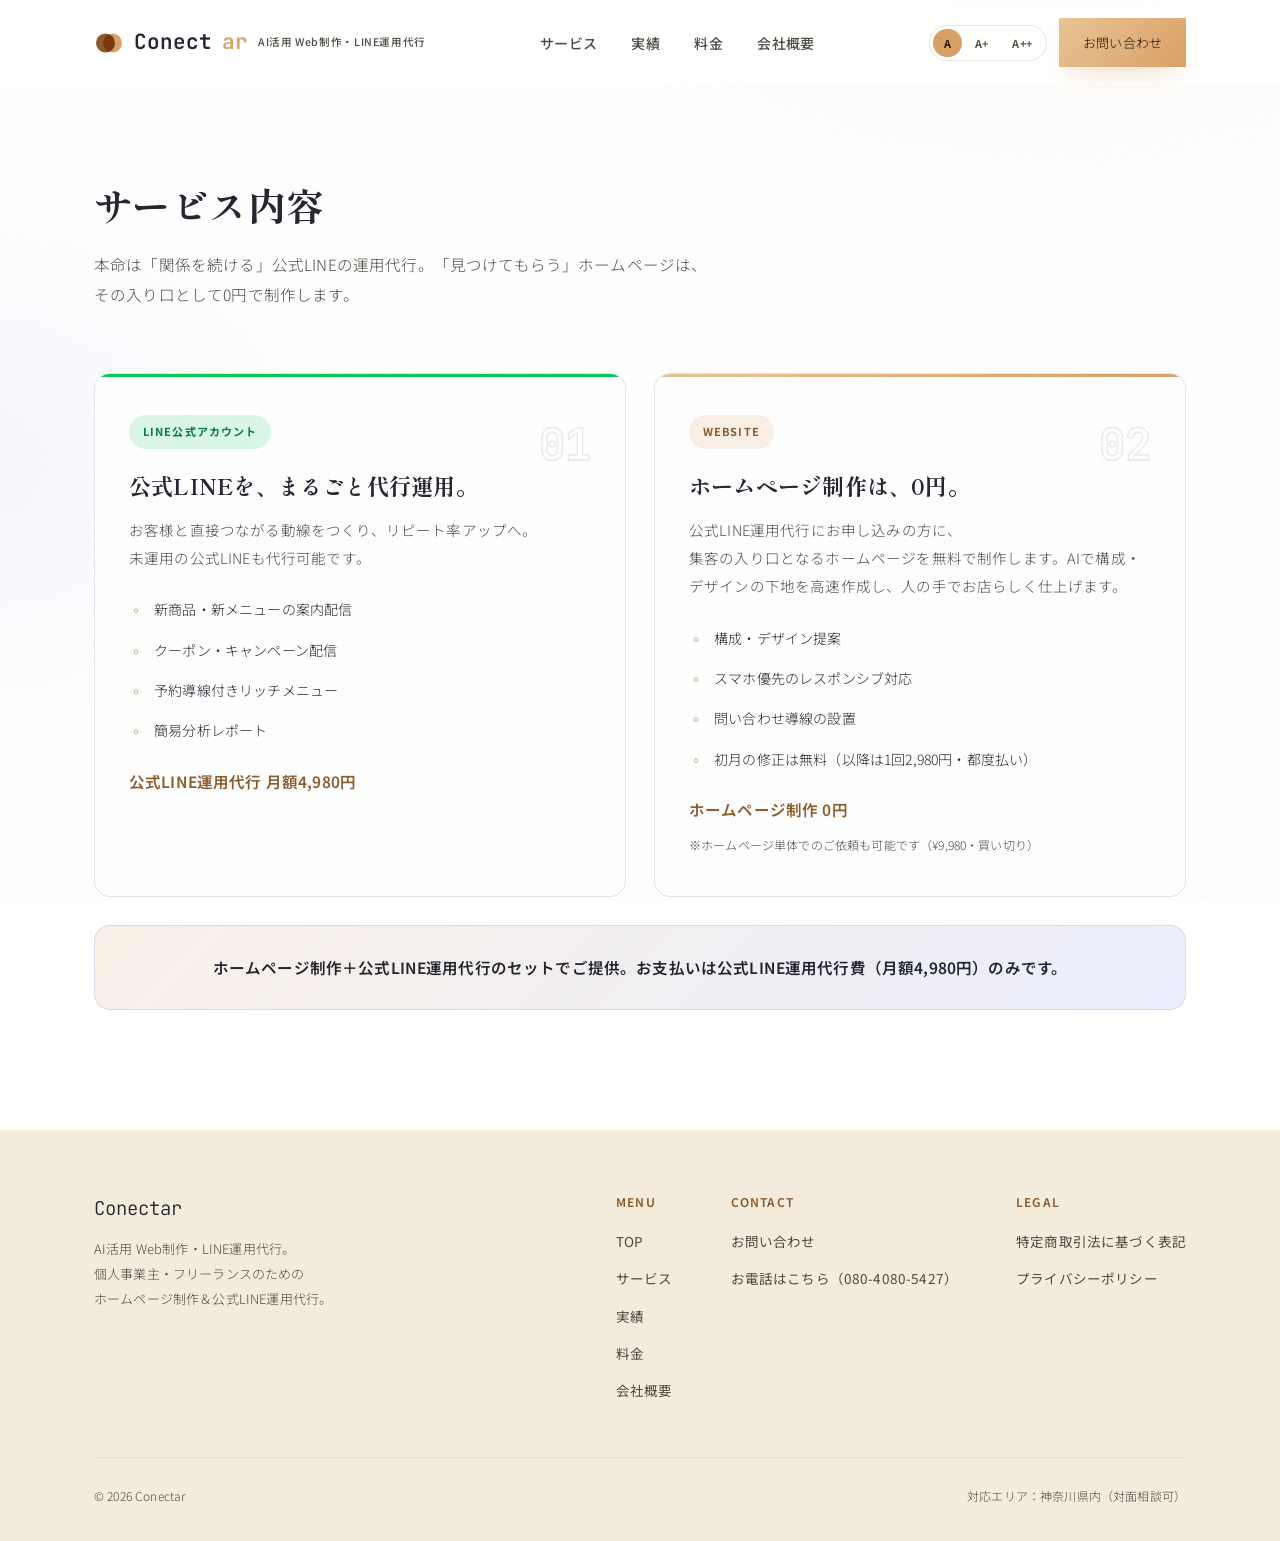
<file: service.html>
<!DOCTYPE html>
  <html lang="ja">
  <head>
  <meta charset="UTF-8">
  <meta name="viewport" content="width=device-width, initial-scale=1.0">
  <title>サービス内容｜ホームページ制作0円・公式LINE運用代行【Conectar】</title>
  <meta name="description" content="個人事業主・フリーランス向け、ホームページ制作0円と公式LINE運用代行（月額4,980円〜）のサービス内容をご紹介。AI活用で低価格・高品質を実現します。">
  <meta name="theme-color" content="#FFFFFF">
  <meta property="og:type" content="website">
  <meta property="og:site_name" content="Conectar">
  <meta property="og:title" content="サービス内容｜ホームページ制作0円・公式LINE運用代行【Conectar】">
  <meta property="og:description" content="個人事業主・フリーランス向け、ホームページ制作0円と公式LINE運用代行（月額4,980円〜）のサービス内容をご紹介。AI活用で低価格・高品質を実現します。">
  <meta property="og:url" content="https://conectar-web.com/service.html">
  <meta property="og:image" content="https://conectar-web.com/assets/hero-poster.jpg">
  <meta name="twitter:card" content="summary_large_image">
  <meta name="twitter:title" content="サービス内容｜ホームページ制作0円・公式LINE運用代行【Conectar】">
  <meta name="twitter:description" content="個人事業主・フリーランス向け、ホームページ制作0円と公式LINE運用代行（月額4,980円〜）のサービス内容をご紹介。AI活用で低価格・高品質を実現します。">
  <meta name="twitter:image" content="https://conectar-web.com/assets/hero-poster.jpg">
  <link rel="canonical" href="https://conectar-web.com/service.html">
  <meta name="google-site-verification" content="Sp5FCeUo4AyaOdBGhxS8yO5UuP4sqCtcZy0puLuLkGQ" />
  <link rel="icon" href="data:image/svg+xml,%3Csvg xmlns='http://www.w3.org/2000/svg' viewBox='0 0 32 32'%3E%3Crect width='32' height='32' rx='7' fill='%2312141C'/%3E%3Crect x='13.5' y='13.5' width='5' height='5' fill='%23D9A066' transform='rotate(45 16 16)'/%3E%3C/svg%3E">
  <link rel="preconnect" href="https://fonts.googleapis.com">
  <link rel="preconnect" href="https://fonts.gstatic.com" crossorigin>
  <link href="https://fonts.googleapis.com/css2?family=Shippori+Mincho:wght@400;500;600;700;800&family=JetBrains+Mono:wght@400;500;600;700&family=Noto+Sans+JP:wght@300;400;500;600;700;800&display=swap" rel="stylesheet">
  <link rel="stylesheet" href="css/style.css">
  </head>
  <body>
  <a href="#top" class="skip-link">メインコンテンツへスキップ</a>
  <div class="noise-overlay" aria-hidden="true"></div>
  <div class="scroll-progress" id="scrollProgress"></div>
  <header id="siteHeader">
  <div class="nav-inner">
  <a href="index.html" class="logo"><span class="mark" aria-hidden="true"><svg viewBox="0 0 120 120" width="30" height="30"><circle cx="46" cy="60" r="38" fill="#8B5A2B"></circle><circle cx="74" cy="60" r="38" fill="#D9A066" style="mix-blend-mode:multiply"></circle></svg></span>Conect<span class="blink">ar</span><small>AI活用 Web制作・LINE運用代行</small></a>
<nav>
  <ul>
  <li><a href="service.html" class="active-nav">サービス</a></li>
  <li><a href="works.html">実績</a></li>
  <li><a href="price.html">料金</a></li>
  <li><a href="company.html">会社概要</a></li>
  </ul>
  </nav>
  <div class="nav-cta">
  <div class="a11y-toggle" role="group" aria-label="文字サイズを調整">
  <button type="button" data-size="base" class="active" aria-label="文字サイズ 標準">A</button>
  <button type="button" data-size="lg" aria-label="文字サイズ 大">A+</button>
  <button type="button" data-size="xl" aria-label="文字サイズ 特大">A++</button>
  </div>
  <a href="contact.html" class="btn btn-accent">お問い合わせ</a>
  <button class="menu-toggle" id="menuToggle" aria-label="メニューを開く"><span></span><span></span><span></span></button>
  </div>
  </div>
  </header>
  <div class="mobile-nav" id="mobileNav">
  <ul>
  <li><a href="index.html">TOP</a></li>
  <li><a href="service.html">サービス</a></li>
  <li><a href="works.html">実績</a></li>
  <li><a href="price.html">料金</a></li>
  <li><a href="company.html">会社概要</a></li>
  </ul>
  <a href="contact.html" class="btn btn-accent">お問い合わせする</a>
  </div>
  <main id="top">
  <div aria-hidden="true" style="height:56px;"></div><!-- SERVICE -->
  <section class="section" id="service">
  <div class="wrap">
  <div class="section-head reveal">
  <h2>サービス内容</h2>
  <p><span style="display:inline-block">本命は</span><span style="display:inline-block">「関係を続ける」</span><span style="display:inline-block">公式LINEの</span><span style="display:inline-block">運用代行。</span><span style="display:inline-block">「見つけてもらう」</span><span style="display:inline-block">ホームページは、</span><span style="display:inline-block">その入り口として</span><span style="display:inline-block">0円で制作します。</span></p>
  </div>
  <div class="service-cards">
  <div class="service-card is-line tilt-card reveal">
  <span class="service-num">01</span>
  <span class="service-tag">LINE公式アカウント</span>
  <h3><span style="display:inline-block">公式LINEを、</span><span style="display:inline-block">まるごと</span><span style="display:inline-block">代行運用。</span></h3>
  <p><span style="display:inline-block">お客様と</span><span style="display:inline-block">直接つながる</span><span style="display:inline-block">動線をつくり、</span><span style="display:inline-block">リピート率アップへ。</span><span style="display:inline-block">未運用の</span><span style="display:inline-block">公式LINEも</span><span style="display:inline-block">代行可能です。</span></p>
  <ul class="service-feat">
  <li>新商品・新メニューの案内配信</li>
  <li>クーポン・キャンペーン配信</li>
  <li>予約導線付きリッチメニュー</li>
  <li>簡易分析レポート</li>
  </ul>
  <span class="service-price">公式LINE運用代行 月額4,980円</span>
  </div>
  <div class="service-card is-web tilt-card reveal">
  <span class="service-num">02</span>
  <span class="service-tag">WEBSITE</span>
  <h3>ホームページ制作は、0円。</h3>
  <p>公式LINE運用代行にお申し込みの方に、集客の入り口となるホームページを無料で制作します。AIで構成・デザインの下地を高速作成し、人の手でお店らしく仕上げます。</p>
  <ul class="service-feat">
  <li>構成・デザイン提案</li>
  <li>スマホ優先のレスポンシブ対応</li>
  <li>問い合わせ導線の設置</li>
  <li><span style="flex:1;min-width:0;"><span style="display:inline-block">初月の修正は無料</span><span style="display:inline-block">（以降は1回2,980円・</span><span style="display:inline-block">都度払い）</span></span></li>
  </ul>
  <span class="service-price">ホームページ制作 0円</span>
  <span class="service-price-note" style="display:block;font-size:12px;color:var(--ink-soft);margin-top:8px;font-weight:300;">※ホームページ単体でのご依頼も可能です（¥9,980・買い切り）</span>
  </div>
  </div>
  <div class="set-note reveal">ホームページ制作＋公式LINE運用代行のセットでご提供。お支払いは公式LINE運用代行費（月額4,980円）のみです。</div>
  </div>
  </section>

  </main>
  <footer>
  <div class="wrap">
  <div class="footer-inner">
  <div>
  <div class="footer-logo">Conectar</div>
  <p class="footer-desc">AI活用 Web制作・LINE運用代行。<br>個人事業主・フリーランスのための<br>ホームページ制作＆公式LINE運用代行。</p>
  </div>
  <div class="footer-cols">
  <div class="footer-col">
  <h5>MENU</h5>
  <a href="index.html">TOP</a>
  <a href="service.html">サービス</a>
  <a href="works.html">実績</a>
  <a href="price.html">料金</a>
  <a href="company.html">会社概要</a>
  </div>
  <div class="footer-col">
  <h5>CONTACT</h5>
  <a href="contact.html">お問い合わせ</a>
  <a href="tel:08040805427">お電話はこちら（080-4080-5427）</a>
  </div>
  <div class="footer-col">
  <h5>LEGAL</h5>
  <a href="tokushoho.html">特定商取引法に基づく表記</a>
  <a href="privacy.html">プライバシーポリシー</a>
  </div>
  </div>
  </div>
  <div class="footer-bottom">
  <span>&copy; 2026 Conectar</span>
  <span>対応エリア：神奈川県内（対面相談可）</span>
  </div>
  </div>
  </footer>
  <button class="back-to-top" id="backToTop" aria-label="ページの先頭へ戻る">
  <svg width="18" height="18" viewBox="0 0 24 24" fill="none" stroke="currentColor" stroke-width="2" stroke-linecap="round" stroke-linejoin="round"><path d="M12 19V5"/><path d="M5 12l7-7 7 7"/></svg>
  </button>
  <script src="js/script.js"></script>
  </body>
  </html>
</file>
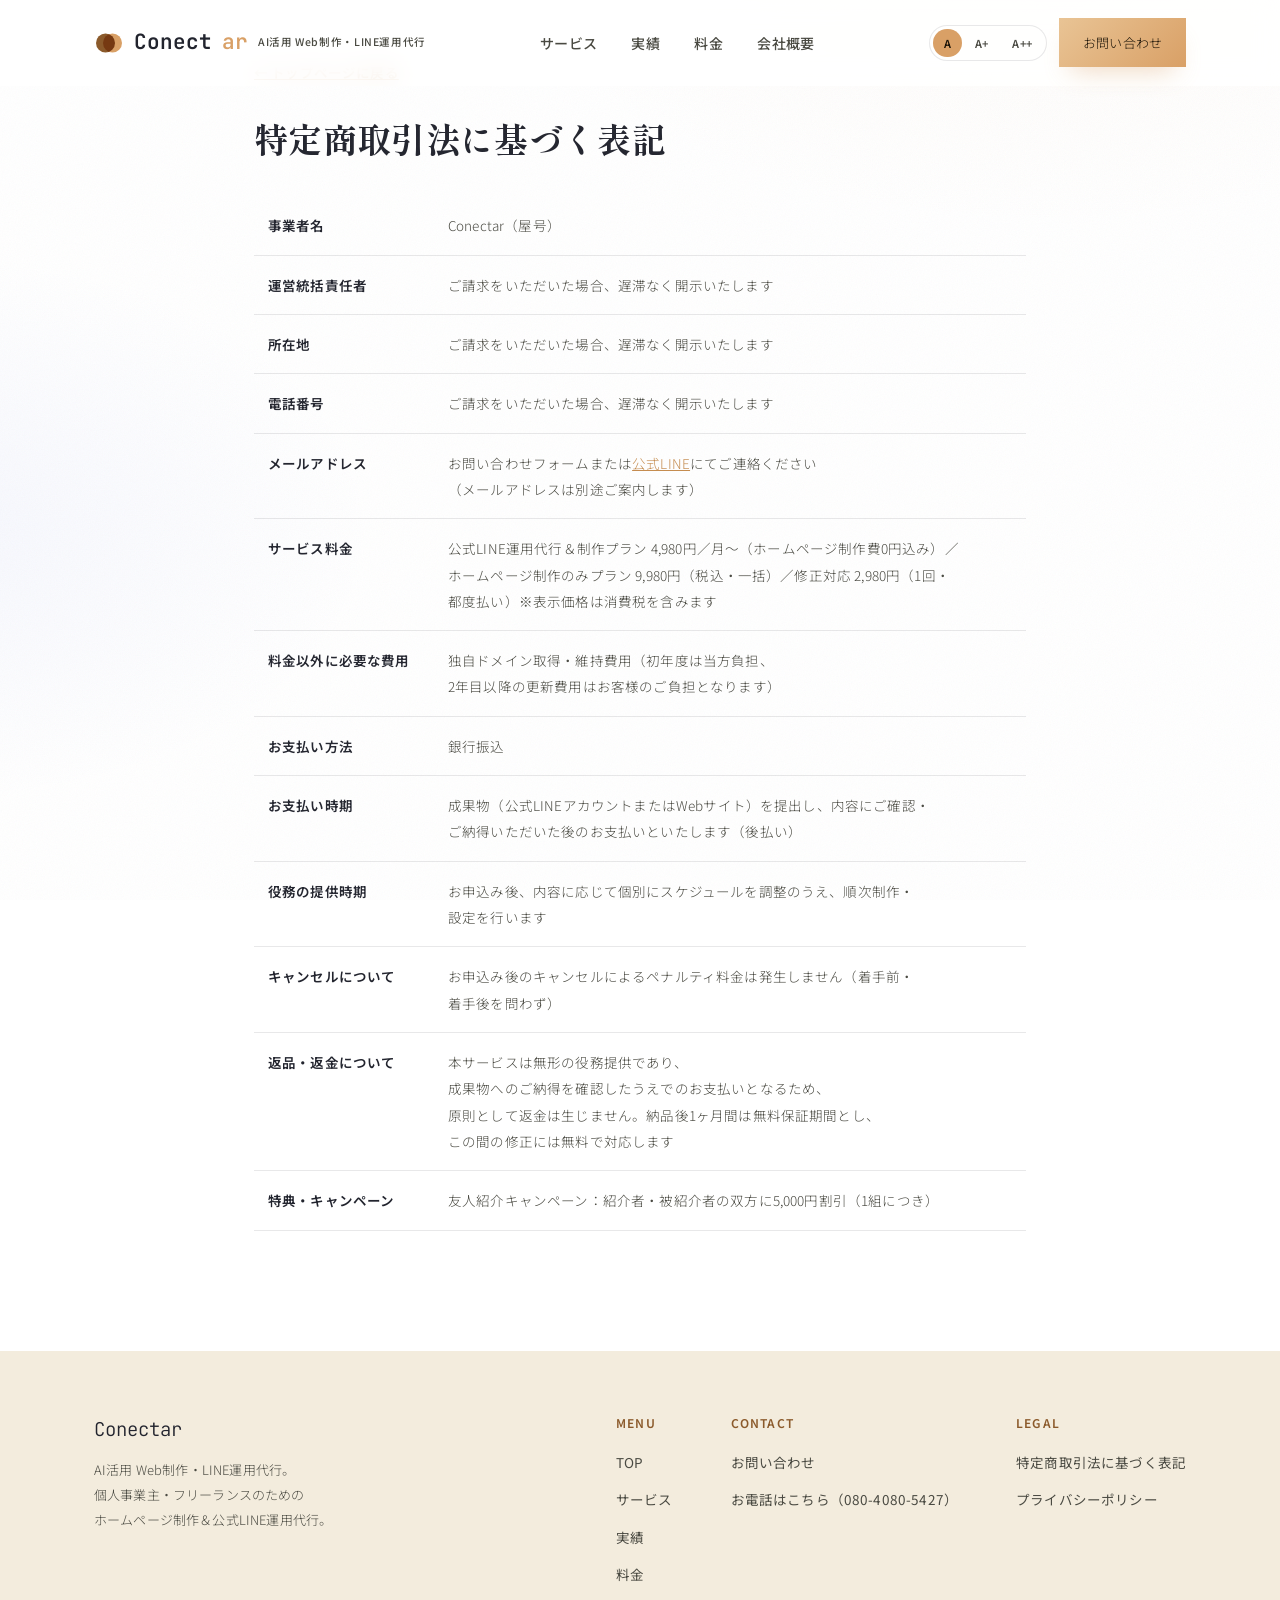
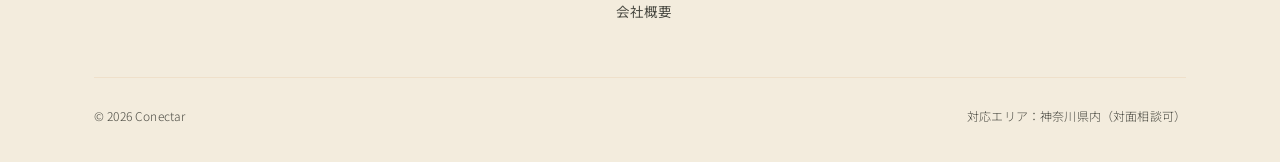
<file: tokushoho.html>
<!DOCTYPE html>
<html lang="ja">
<head>
<meta charset="UTF-8">
<meta name="viewport" content="width=device-width, initial-scale=1.0">
<title>特定商取引法に基づく表記｜Conectar</title>
<meta name="description" content="Conectarの特定商取引法に基づく表記です。料金・お支払い方法・キャンセルポリシーなどをご案内します。">
<meta name="theme-color" content="#FFFFFF">
<meta property="og:type" content="website">
<meta property="og:site_name" content="Conectar">
<meta property="og:title" content="特定商取引法に基づく表記｜Conectar">
<meta property="og:description" content="Conectarの特定商取引法に基づく表記です。料金・お支払い方法・キャンセルポリシーなどをご案内します。">
<meta property="og:url" content="https://conectar-web.com/tokushoho.html">
<meta property="og:image" content="https://conectar-web.com/assets/hero-poster.jpg">
<meta name="twitter:card" content="summary_large_image">
<meta name="twitter:title" content="特定商取引法に基づく表記｜Conectar">
<meta name="twitter:description" content="Conectarの特定商取引法に基づく表記です。料金・お支払い方法・キャンセルポリシーなどをご案内します。">
<meta name="twitter:image" content="https://conectar-web.com/assets/hero-poster.jpg">
<link rel="canonical" href="https://conectar-web.com/tokushoho.html">
<meta name="google-site-verification" content="Sp5FCeUo4AyaOdBGhxS8yO5UuP4sqCtcZy0puLuLkGQ" />
<link rel="icon" href="data:image/svg+xml,%3Csvg xmlns='http://www.w3.org/2000/svg' viewBox='0 0 32 32'%3E%3Crect width='32' height='32' rx='7' fill='%2312141C'/%3E%3Crect x='13.5' y='13.5' width='5' height='5' fill='%23D9A066' transform='rotate(45 16 16)'/%3E%3C/svg%3E">
<link rel="preconnect" href="https://fonts.googleapis.com">
<link rel="preconnect" href="https://fonts.gstatic.com" crossorigin>
<link href="https://fonts.googleapis.com/css2?family=Shippori+Mincho:wght@400;500;600;700;800&family=JetBrains+Mono:wght@400;500;600;700&family=Noto+Sans+JP:wght@300;400;500;600;700;800&display=swap" rel="stylesheet">
<link rel="stylesheet" href="css/style.css">
</head>
<body>
<a href="#top" class="skip-link">メインコンテンツへスキップ</a>
<div class="noise-overlay" aria-hidden="true"></div>
<div class="scroll-progress" id="scrollProgress"></div>
<header id="siteHeader">
<div class="nav-inner">
<a href="index.html" class="logo"><span class="mark" aria-hidden="true"><svg viewBox="0 0 120 120" width="30" height="30"><circle cx="46" cy="60" r="38" fill="#8B5A2B"></circle><circle cx="74" cy="60" r="38" fill="#D9A066" style="mix-blend-mode:multiply"></circle></svg></span>Conect<span class="blink">ar</span><small>AI活用 Web制作・LINE運用代行</small></a>
<nav>
<ul>
<li><a href="service.html">サービス</a></li>
<li><a href="works.html">実績</a></li>
<li><a href="price.html">料金</a></li>
<li><a href="company.html">会社概要</a></li>
</ul>
</nav>
<div class="nav-cta">
<div class="a11y-toggle" role="group" aria-label="文字サイズを調整">
<button type="button" data-size="base" class="active" aria-label="文字サイズ 標準">A</button>
<button type="button" data-size="lg" aria-label="文字サイズ 大">A+</button>
<button type="button" data-size="xl" aria-label="文字サイズ 特大">A++</button>
</div>
<a href="contact.html" class="btn btn-accent">お問い合わせ</a>
<button class="menu-toggle" id="menuToggle" aria-label="メニューを開く"><span></span><span></span><span></span></button>
</div>
</div>
</header>
<div class="mobile-nav" id="mobileNav">
<ul>
<li><a href="index.html">TOP</a></li>
<li><a href="service.html">サービス</a></li>
<li><a href="works.html">実績</a></li>
<li><a href="price.html">料金</a></li>
<li><a href="company.html">会社概要</a></li>
</ul>
<a href="contact.html" class="btn btn-accent">お問い合わせする</a>
</div>
<main id="top">
<div aria-hidden="true" style="height:56px;"></div>
<div class="section" style="padding-top:0;">
<div class="wrap legal-content">
<a href="index.html" class="back-link">← トップページに戻る</a>
<h1>特定商取引法に基づく表記</h1>
<table class="legal-table">
<tr><th>事業者名</th><td>Conectar（屋号）</td></tr>
<tr><th>運営統括責任者</th><td>ご請求をいただいた場合、遅滞なく開示いたします</td></tr>
<tr><th>所在地</th><td>ご請求をいただいた場合、遅滞なく開示いたします</td></tr>
<tr><th>電話番号</th><td>ご請求をいただいた場合、遅滞なく開示いたします</td></tr>
<tr><th>メールアドレス</th><td>お問い合わせフォームまたは<a href="https://lin.ee/xJQjhvN" target="_blank" rel="noopener noreferrer">公式LINE</a>にてご連絡ください（メールアドレスは別途ご案内します）</td></tr>
<tr><th>サービス料金</th><td>公式LINE運用代行＆制作プラン 4,980円／月〜（ホームページ制作費0円込み）／ホームページ制作のみプラン 9,980円（税込・一括）／修正対応 2,980円（1回・都度払い）※表示価格は消費税を含みます</td></tr>
<tr><th>料金以外に必要な費用</th><td>独自ドメイン取得・維持費用（初年度は当方負担、2年目以降の更新費用はお客様のご負担となります）</td></tr>
<tr><th>お支払い方法</th><td>銀行振込</td></tr>
<tr><th>お支払い時期</th><td>成果物（公式LINEアカウントまたはWebサイト）を提出し、内容にご確認・ご納得いただいた後のお支払いといたします（後払い）</td></tr>
<tr><th>役務の提供時期</th><td>お申込み後、内容に応じて個別にスケジュールを調整のうえ、順次制作・設定を行います</td></tr>
<tr><th>キャンセルについて</th><td>お申込み後のキャンセルによるペナルティ料金は発生しません（着手前・着手後を問わず）</td></tr>
<tr><th>返品・返金について</th><td>本サービスは無形の役務提供であり、成果物へのご納得を確認したうえでのお支払いとなるため、原則として返金は生じません。納品後1ヶ月間は無料保証期間とし、この間の修正には無料で対応します</td></tr>
<tr><th>特典・キャンペーン</th><td>友人紹介キャンペーン：紹介者・被紹介者の双方に5,000円割引（1組につき）</td></tr>
</table>
</div>
</div>

</main>
<footer>
<div class="wrap">
<div class="footer-inner">
<div>
<div class="footer-logo">Conectar</div>
<p class="footer-desc">AI活用 Web制作・LINE運用代行。<br>個人事業主・フリーランスのための<br>ホームページ制作＆公式LINE運用代行。</p>
</div>
<div class="footer-cols">
<div class="footer-col">
<h5>MENU</h5>
<a href="index.html">TOP</a>
<a href="service.html">サービス</a>
<a href="works.html">実績</a>
<a href="price.html">料金</a>
<a href="company.html">会社概要</a>
</div>
<div class="footer-col">
<h5>CONTACT</h5>
<a href="contact.html">お問い合わせ</a>
<a href="tel:08040805427">お電話はこちら（080-4080-5427）</a>
</div>
<div class="footer-col">
<h5>LEGAL</h5>
<a href="tokushoho.html">特定商取引法に基づく表記</a>
<a href="privacy.html">プライバシーポリシー</a>
</div>
</div>
</div>
<div class="footer-bottom">
<span>&copy; 2026 Conectar</span>
<span>対応エリア：神奈川県内（対面相談可）</span>
</div>
</div>
</footer>
<button class="back-to-top" id="backToTop" aria-label="ページの先頭へ戻る">
<svg width="18" height="18" viewBox="0 0 24 24" fill="none" stroke="currentColor" stroke-width="2" stroke-linecap="round" stroke-linejoin="round"><path d="M12 19V5"/><path d="M5 12l7-7 7 7"/></svg>
</button>
<script src="js/script.js"></script>
</body>
</html>
</file>
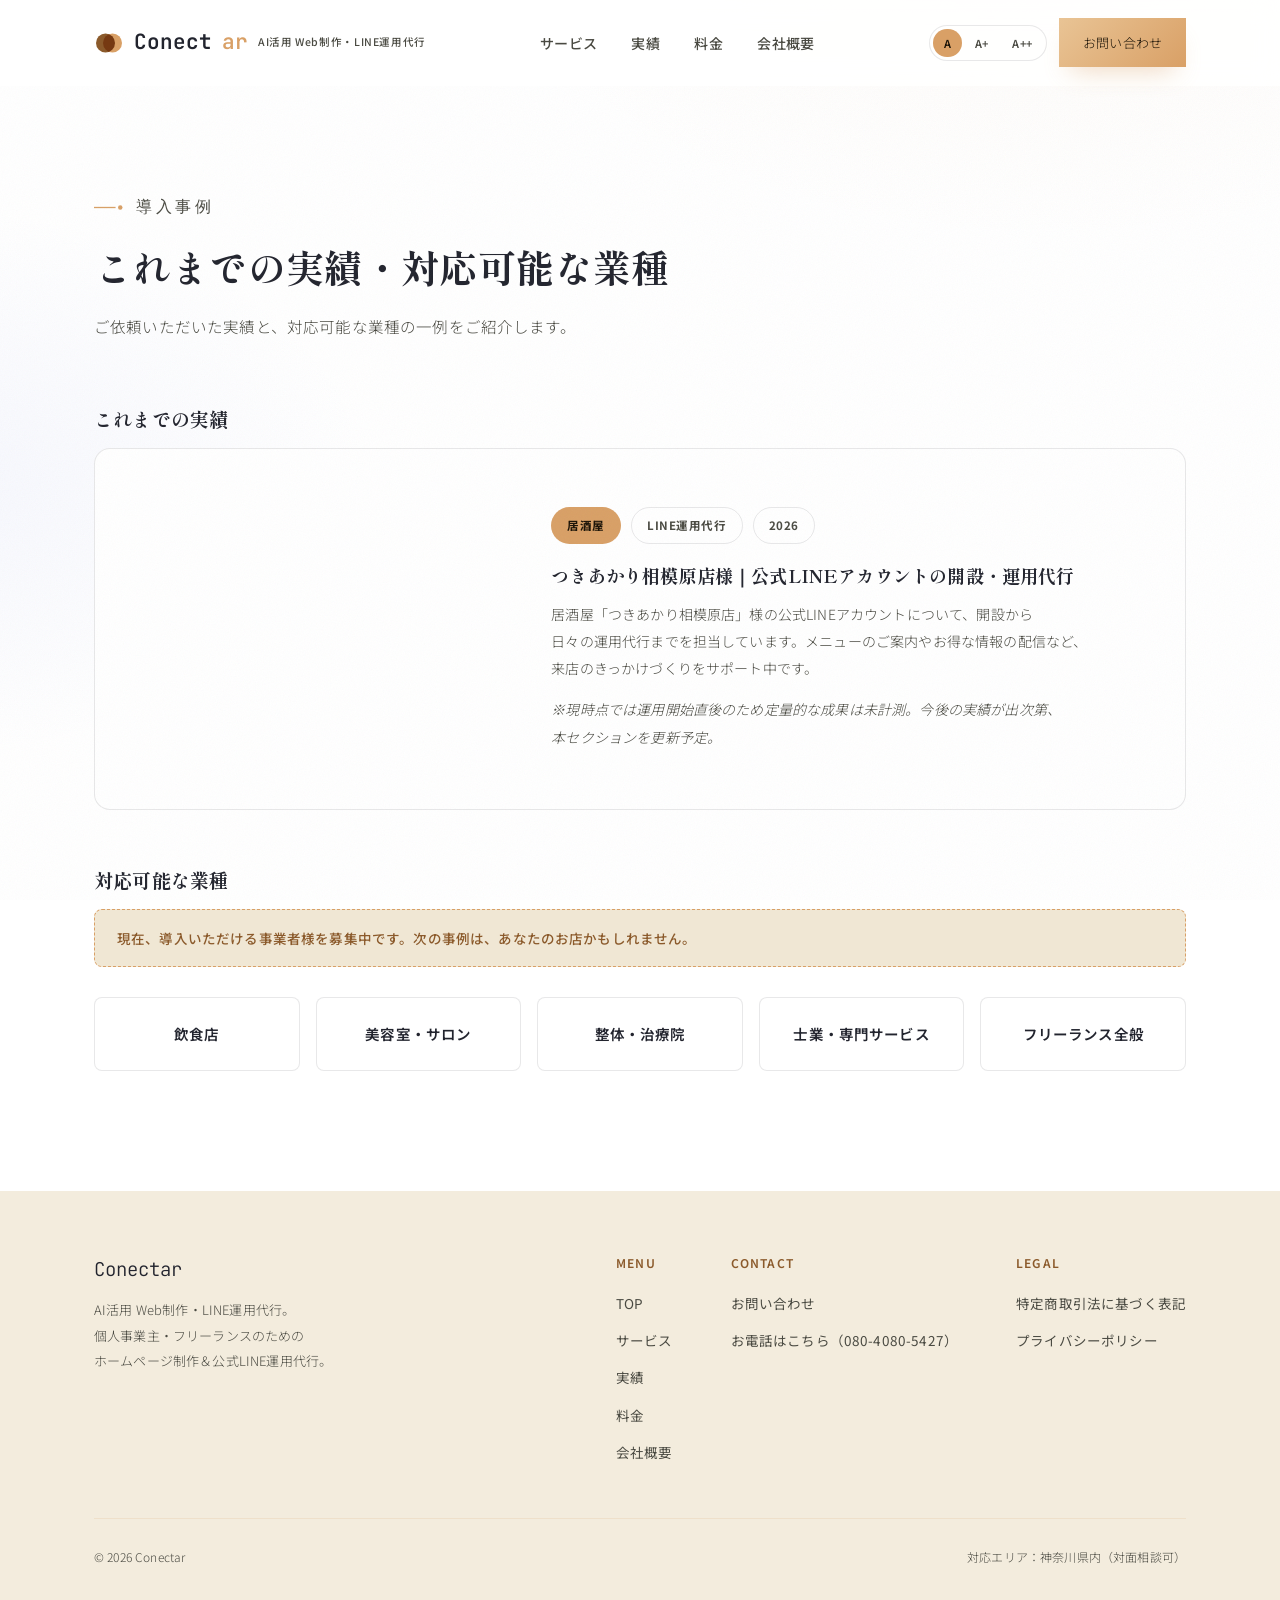
<file: works.html>
<!DOCTYPE html>
  <html lang="ja">
  <head>
  <meta charset="UTF-8">
  <meta name="viewport" content="width=device-width, initial-scale=1.0">
  <title>実績・対応可能な業種｜Conectar</title>
  <meta name="description" content="居酒屋「つきあかり相模原店」様の公式LINE運用代行実績や、Conectarが対応可能な業種（飲食店・美容室・整体・士業など）をご紹介します。">
  <meta name="theme-color" content="#FFFFFF">
  <meta property="og:type" content="website">
  <meta property="og:site_name" content="Conectar">
  <meta property="og:title" content="実績・対応可能な業種｜Conectar">
  <meta property="og:description" content="居酒屋「つきあかり相模原店」様の公式LINE運用代行実績や、Conectarが対応可能な業種（飲食店・美容室・整体・士業など）をご紹介します。">
  <meta property="og:url" content="https://conectar-web.com/works.html">
  <meta property="og:image" content="https://conectar-web.com/assets/hero-poster.jpg">
  <meta name="twitter:card" content="summary_large_image">
  <meta name="twitter:title" content="実績・対応可能な業種｜Conectar">
  <meta name="twitter:description" content="居酒屋「つきあかり相模原店」様の公式LINE運用代行実績や、Conectarが対応可能な業種（飲食店・美容室・整体・士業など）をご紹介します。">
  <meta name="twitter:image" content="https://conectar-web.com/assets/hero-poster.jpg">
  <link rel="canonical" href="https://conectar-web.com/works.html">
  <meta name="google-site-verification" content="Sp5FCeUo4AyaOdBGhxS8yO5UuP4sqCtcZy0puLuLkGQ" />
  <link rel="icon" href="data:image/svg+xml,%3Csvg xmlns='http://www.w3.org/2000/svg' viewBox='0 0 32 32'%3E%3Crect width='32' height='32' rx='7' fill='%2312141C'/%3E%3Crect x='13.5' y='13.5' width='5' height='5' fill='%23D9A066' transform='rotate(45 16 16)'/%3E%3C/svg%3E">
  <link rel="preconnect" href="https://fonts.googleapis.com">
  <link rel="preconnect" href="https://fonts.gstatic.com" crossorigin>
  <link href="https://fonts.googleapis.com/css2?family=Shippori+Mincho:wght@400;500;600;700;800&family=JetBrains+Mono:wght@400;500;600;700&family=Noto+Sans+JP:wght@300;400;500;600;700;800&display=swap" rel="stylesheet">
  <link rel="stylesheet" href="css/style.css">
  </head>
  <body>
  <a href="#top" class="skip-link">メインコンテンツへスキップ</a>
  <div class="noise-overlay" aria-hidden="true"></div>
  <div class="scroll-progress" id="scrollProgress"></div>
  <header id="siteHeader">
  <div class="nav-inner">
  <a href="index.html" class="logo"><span class="mark" aria-hidden="true"><svg viewBox="0 0 120 120" width="30" height="30"><circle cx="46" cy="60" r="38" fill="#8B5A2B"></circle><circle cx="74" cy="60" r="38" fill="#D9A066" style="mix-blend-mode:multiply"></circle></svg></span>Conect<span class="blink">ar</span><small>AI活用 Web制作・LINE運用代行</small></a>
  <nav>
  <ul>
  <li><a href="service.html">サービス</a></li>
  <li><a href="works.html" class="active-nav">実績</a></li>
  <li><a href="price.html">料金</a></li>
  <li><a href="company.html">会社概要</a></li>
  </ul>
  </nav>
  <div class="nav-cta">
  <div class="a11y-toggle" role="group" aria-label="文字サイズを調整">
  <button type="button" data-size="base" class="active" aria-label="文字サイズ 標準">A</button>
  <button type="button" data-size="lg" aria-label="文字サイズ 大">A+</button>
  <button type="button" data-size="xl" aria-label="文字サイズ 特大">A++</button>
  </div>
  <a href="contact.html" class="btn btn-accent">お問い合わせ</a>
  <button class="menu-toggle" id="menuToggle" aria-label="メニューを開く"><span></span><span></span><span></span></button>
  </div>
  </div>
  </header>
  <div class="mobile-nav" id="mobileNav">
  <ul>
  <li><a href="index.html">TOP</a></li>
  <li><a href="service.html">サービス</a></li>
  <li><a href="works.html">実績</a></li>
  <li><a href="price.html">料金</a></li>
  <li><a href="company.html">会社概要</a></li>
  </ul>
  <a href="contact.html" class="btn btn-accent">お問い合わせする</a>
  </div>
  <main id="top">
  <div aria-hidden="true" style="height:56px;"></div><!-- WORKS -->
  <section class="section" id="works">
  <div class="wrap">
  <div class="section-head reveal">
  <p class="eyebrow"><svg class="thread" viewBox="0 0 32 8"><line x1="0" y1="4" x2="23" y2="4" stroke="currentColor" stroke-width="1.4"/><circle cx="28" cy="4" r="2.4" fill="currentColor"/></svg>導入事例</p>
  <h2><span style="display:inline-block">これまでの実績・</span><span style="display:inline-block">対応可能な</span><span style="display:inline-block">業種</span></h2>
  <p>ご依頼いただいた実績と、対応可能な業種の一例をご紹介します。</p>
  </div>
  <div class="works-sub reveal">
  <h3 class="works-sub-title">これまでの実績</h3>
  <div class="work-feature tilt-card">
  <div class="work-visual" style="background-image:url('https://rimage.gnst.jp/rest/img/df8e4b63omst/m_0onm.jpg');background-size:cover;background-position:center;"></div>
  <div>
  <div class="work-tags">
  <span class="tag-pill loud">居酒屋</span>
  <span class="tag-pill">LINE運用代行</span>
  <span class="tag-pill">2026</span>
  </div>
  <h4>つきあかり相模原店様｜公式LINEアカウントの開設・運用代行</h4>
  <p><span style="display:inline-block">居酒屋</span><span style="display:inline-block">「つきあかり相模原店」様の</span><span style="display:inline-block">公式LINEアカウントについて、</span><span style="display:inline-block">開設から</span><span style="display:inline-block">日々の運用代行までを</span><span style="display:inline-block">担当しています。</span><span style="display:inline-block">メニューのご案内や</span><span style="display:inline-block">お得な情報の配信など、</span><span style="display:inline-block">来店のきっかけづくりを</span><span style="display:inline-block">サポート中です。</span></p>
  <p class="work-note"><span style="display:inline-block">※現時点では</span><span style="display:inline-block">運用開始直後のため</span><span style="display:inline-block">定量的な成果は</span><span style="display:inline-block">未計測。</span><span style="display:inline-block">今後の実績が</span><span style="display:inline-block">出次第、</span><span style="display:inline-block">本セクションを</span><span style="display:inline-block">更新予定。</span></p>
  </div>
  </div>
  </div>
  <div class="works-sub reveal" style="margin-top:56px;">
  <h3 class="works-sub-title">対応可能な業種</h3>
  <div class="capability-note"><span style="display:inline-block">現在、</span><span style="display:inline-block">導入いただける</span><span style="display:inline-block">事業者様を</span><span style="display:inline-block">募集中です。</span><span style="display:inline-block">次の事例は、</span><span style="display:inline-block">あなたのお店かも</span><span style="display:inline-block">しれません。</span></div>
  <div class="capability-grid">
  <div class="capability-item">飲食店</div>
  <div class="capability-item">美容室・サロン</div>
  <div class="capability-item">整体・治療院</div>
  <div class="capability-item">士業・専門サービス</div>
  <div class="capability-item">フリーランス全般</div>
  </div>
  </div>
  </div>
  </section>

  </main>
  <footer>
  <div class="wrap">
  <div class="footer-inner">
  <div>
  <div class="footer-logo">Conectar</div>
  <p class="footer-desc">AI活用 Web制作・LINE運用代行。<br>個人事業主・フリーランスのための<br>ホームページ制作＆公式LINE運用代行。</p>
  </div>
  <div class="footer-cols">
  <div class="footer-col">
  <h5>MENU</h5>
  <a href="index.html">TOP</a>
  <a href="service.html">サービス</a>
  <a href="works.html">実績</a>
  <a href="price.html">料金</a>
  <a href="company.html">会社概要</a>
</div>
  <div class="footer-col">
  <h5>CONTACT</h5>
  <a href="contact.html">お問い合わせ</a>
  <a href="tel:08040805427">お電話はこちら（080-4080-5427）</a>
  </div>
<div class="footer-col">
  <h5>LEGAL</h5>
<a href="tokushoho.html">特定商取引法に基づく表記</a>
  <a href="privacy.html">プライバシーポリシー</a>
  </div>
  </div>
  </div>
  <div class="footer-bottom">
  <span>&copy; 2026 Conectar</span>
  <span>対応エリア：神奈川県内（対面相談可）</span>
  </div>
  </div>
  </footer>
  <button class="back-to-top" id="backToTop" aria-label="ページの先頭へ戻る">
  <svg width="18" height="18" viewBox="0 0 24 24" fill="none" stroke="currentColor" stroke-width="2" stroke-linecap="round" stroke-linejoin="round"><path d="M12 19V5"/><path d="M5 12l7-7 7 7"/></svg>
  </button>
  <script src="js/script.js"></script>
  </body>
  </html>
</file>
<file: css/style.css>
:root{
--bg:#FFFFFF;
--bg-alt:#F6F2E9;
--card:#FFFFFF;
--ink:#22242E;
--ink-soft:#4A4A42;
--primary:#FFFFFF;
--primary-deep:#F3ECDD;
--primary-tint:#F0E7D4;
--accent:#D9A066;
--accent-soft:#E9C495;
--accent-deep:#C68C4E;
--accent-text:#8B5A2B;
--accent2:#6C82E8;
--on-dark:#F2F1EC;
--on-dark-soft:rgba(242,241,236,.72);
--line-green:#06C755;
--border:rgba(34,36,46,.10);
--max:1140px;
--radius:16px;
--radius-sm:8px;
--shadow:0 34px 64px -32px rgba(20,16,10,0.16);
--ease:cubic-bezier(.16,1,.3,1);
--fs-scale:1;
}
*{box-sizing:border-box;margin:0;padding:0;}
html{scroll-behavior:smooth;scrollbar-width:thin;scrollbar-color:var(--accent-deep) transparent;scroll-padding-top:88px;}
html[data-fontsize="lg"]{--fs-scale:1.12;}
html[data-fontsize="xl"]{--fs-scale:1.24;}
section[id]{scroll-margin-top:88px;}
::-webkit-scrollbar{width:8px;height:8px;}
::-webkit-scrollbar-track{background:transparent;}
::-webkit-scrollbar-thumb{background:var(--accent-deep);border-radius:10px;}
::selection{background:var(--accent-soft);color:var(--ink);}
body{
background-color:var(--bg);
background-image:
radial-gradient(ellipse 1000px 620px at 82% -8%, rgba(217,160,102,0.05), transparent 60%),
radial-gradient(ellipse 800px 500px at -5% 30%, rgba(108,130,232,0.06), transparent 55%);
color:var(--ink);
font-family:'Noto Sans JP','Hiragino Sans','Hiragino Kaku Gothic ProN','Yu Gothic',Meiryo,sans-serif;
font-weight:300;
line-height:1.95;
font-size:16px;
letter-spacing:.01em;
-webkit-font-smoothing:antialiased;
overflow-x:hidden;
position:relative;
word-break:keep-all;
overflow-wrap:break-word;
}
header,main,footer{zoom:var(--fs-scale);}
@media (prefers-reduced-motion: reduce){
*{animation:none !important;transition:none !important;}
html{scroll-behavior:auto;}
.tagline-track{flex-wrap:wrap;transform:none !important;width:auto;}
.tagline-band{overflow:visible;}
.area-marquee-track{flex-wrap:wrap;transform:none !important;width:auto;}
.area-marquee{overflow:visible;}
}
.skip-link{
position:fixed;top:-60px;left:16px;z-index:1000;background:var(--accent-deep);color:#1A1206;
padding:12px 22px;border-radius:8px;font-size:13.5px;font-weight:700;letter-spacing:.03em;
transition:top .3s var(--ease);
}
.skip-link:focus{top:16px;}
.a11y-toggle{
display:flex;align-items:center;gap:2px;border:1px solid var(--border);border-radius:100px;
padding:3px;background:rgba(255,255,255,.03);
}
.a11y-toggle button{
border:none;background:none;cursor:pointer;color:var(--ink-soft);font-family:'Noto Sans JP','Hiragino Sans','Hiragino Kaku Gothic ProN','Yu Gothic',Meiryo,sans-serif;
font-weight:600;border-radius:100px;padding:6px 11px;font-size:11px;letter-spacing:.02em;
transition:background .25s var(--ease), color .25s var(--ease);
}
.a11y-toggle button:hover{color:var(--ink);}
.a11y-toggle button.active{background:var(--accent);color:#1A1206;}
@media (max-width:900px){.a11y-toggle{display:none;}}
h1,h2,h3,h4{font-family:'Shippori Mincho','Hiragino Mincho ProN','Yu Mincho','YuMincho',serif;font-weight:700;color:var(--ink);line-height:1.5;letter-spacing:.01em;word-break:normal;overflow-wrap:break-word;}
a{color:inherit;text-decoration:none;}
img{max-width:100%;display:block;}
.wrap{max-width:var(--max);margin:0 auto;padding:0 24px;}
.eyebrow{
font-family:'JetBrains Mono','SF Mono','SFMono-Regular',Menlo,Consolas,monospace;
font-size:12.5px;
letter-spacing:.24em;
color:var(--accent-deep);
display:flex;align-items:center;gap:12px;margin-bottom:16px;font-weight:600;
}
.eyebrow .thread{width:30px;height:9px;flex:none;color:var(--accent);}
.eyebrow .thread circle{animation:pulseDot 2.4s ease-in-out infinite;transform-origin:center;}
@keyframes pulseDot{0%,100%{opacity:1;}50%{opacity:.3;}}
.section{padding:120px 0;}
.section-head{max-width:640px;margin-bottom:64px;}
.section-head h2{font-size:clamp(27px,3.4vw,38px);}
.section-head p{color:var(--ink-soft);margin-top:16px;font-size:15.5px;font-weight:300;}
@media (min-width:700px){
#price .section-head{max-width:none;}
#price .section-head h2{white-space:nowrap;}
}
-space:nowrap;}
}
.btn{
display:inline-flex;align-items:center;justify-content:center;gap:9px;
padding:16px 32px;border-radius:100px;font-weight:600;font-size:14.5px;
font-family:'Noto Sans JP','Hiragino Sans','Hiragino Kaku Gothic ProN','Yu Gothic',Meiryo,sans-serif;letter-spacing:.06em;
cursor:pointer;border:none;transition:transform .45s var(--ease), box-shadow .35s var(--ease), background .35s ease, color .35s ease;
white-space:nowrap;will-change:transform;
}
.btn:focus-visible{outline:2px solid var(--accent);outline-offset:3px;}
.btn-accent{background:linear-gradient(135deg,var(--accent-soft),var(--accent));color:#1A1206;box-shadow:0 14px 26px -12px rgba(217,160,102,.45);}
.btn-accent:hover{background:linear-gradient(135deg,var(--accent),var(--accent-deep));}
.btn-outline{background:transparent;color:var(--ink);border:1.5px solid rgba(242,241,236,.4);}
.btn-outline:hover{background:rgba(242,241,236,.08);}
.btn-line{background:var(--line-green);color:#fff;box-shadow:0 14px 26px -12px rgba(6,199,85,.4);}
.btn-line:hover{background:#05b34c;}

/* ===== chrome: cursor / progress / noise ===== */
.noise-overlay{
position:fixed;inset:0;pointer-events:none;z-index:40;opacity:.045;
background-image:url("data:image/svg+xml,%3Csvg xmlns='http://www.w3.org/2000/svg'%3E%3Cfilter id='n'%3E%3CfeTurbulence type='fractalNoise' baseFrequency='0.85' numOctaves='2' stitchTiles='stitch'/%3E%3C/filter%3E%3Crect width='100%25' height='100%25' filter='url(%23n)'/%3E%3C/svg%3E");
}
.scroll-progress{position:fixed;top:0;left:0;height:3px;width:0%;background:linear-gradient(90deg,var(--accent-soft),var(--accent));z-index:300;transition:width .05s linear;}

/* ===== Header ===== */
header{
position:fixed;top:0;left:0;right:0;z-index:100;
background:rgba(255,255,255,0.82);backdrop-filter:blur(12px);
border-bottom:1px solid transparent;transition:border-color .3s ease, box-shadow .3s ease;
}
header.scrolled{border-color:var(--border);box-shadow:0 4px 26px -18px rgba(20,16,10,.12);}
.nav-inner{max-width:var(--max);margin:0 auto;padding:18px 24px;display:flex;align-items:center;justify-content:space-between;}
.logo{font-family:'JetBrains Mono','SF Mono','SFMono-Regular',Menlo,Consolas,monospace;font-weight:600;font-size:21px;color:var(--ink);display:flex;align-items:center;gap:10px;letter-spacing:0;}
.logo .mark{width:30px;height:30px;flex:none;display:flex;align-items:center;justify-content:center;isolation:isolate;}
.logo .mark svg{display:block;}
.logo .blink{color:var(--accent);animation:blink 1.1s steps(1) infinite;}
@keyframes blink{50%{opacity:0;}}
.logo small{font-family:'Noto Sans JP','Hiragino Sans','Hiragino Kaku Gothic ProN','Yu Gothic',Meiryo,sans-serif;font-weight:500;font-size:10.5px;color:var(--ink-soft);letter-spacing:.06em;display:block;}
nav ul{list-style:none;display:flex;gap:6px;}
nav a{font-size:14px;font-weight:500;color:var(--ink-soft);position:relative;padding:9px 14px;letter-spacing:.03em;border-radius:100px;transition:color .3s var(--ease);isolation:isolate;}
nav a::before{content:"";position:absolute;inset:0;border-radius:100px;background:rgba(242,241,236,.06);z-index:-1;opacity:0;transform:scale(.85);transition:opacity .3s var(--ease), transform .3s var(--ease);}
nav a::after{content:"";position:absolute;left:14px;right:14px;bottom:3px;height:1px;background:var(--accent);transform:scaleX(0);transform-origin:right;transition:transform .35s var(--ease);}
nav a:hover{color:var(--ink);}
nav a:hover::before{opacity:1;transform:scale(1);}
nav a:hover::after{transform:scaleX(1);transform-origin:left;}
.nav-cta{display:flex;align-items:center;gap:12px;}
.nav-cta .btn{padding:12px 24px;font-size:13px;}
.menu-toggle{display:none;background:none;border:none;cursor:pointer;flex-direction:column;gap:5px;padding:6px;}
.menu-toggle span{width:24px;height:1.5px;background:var(--ink);}
@media (max-width:900px){
nav{display:none;}
.menu-toggle{display:flex;}
.logo small{display:none;}
.nav-cta .btn{padding:10px 18px;font-size:12.5px;}
}
@medi












a (max-width:400px){
.nav-inner{padding:14px 16px;}
.logo{font-size:17px;gap:7px;}
.nav-cta{gap:8px;}
}

/* ===== Hero ===== */
.hero{
padding:172px 0 104px;position:relative;overflow:hidden;
background:radial-gradient(ellipse 1200px 760px at 22% -12%, rgba(217,160,102,.16), transparent 60%), var(--primary-deep);
}
.hero-video{
position:absolute;inset:0;width:100%;height:100%;object-fit:cover;z-index:0;pointer-events:none;
-webkit-mask-image:radial-gradient(ellipse 128% 112% at 50% 36%, black 60%, transparent 100%);
mask-image:radial-gradient(ellipse 128% 112% at 50% 36%, black 60%, transparent 100%);
opacity:.65;transition:transform .1s linear;
}
.hero-video-overlay{
position:absolute;inset:0;z-index:0;pointer-events:none;
background:linear-gradient(180deg, rgba(255,255,255,.35), rgba(255,255,255,.75) 68%, var(--primary-deep) 100%);
}
.hero-spotlight{
position:absolute;inset:0;pointer-events:none;z-index:0;opacity:0;
background:radial-gradient(560px circle at var(--sx,50%) var(--sy,30%), rgba(217,160,102,.16), transparent 60%);
transition:opacity .6s var(--ease);
}
.hero-spotlight.on{opacity:1;}
.hero-aurora{position:absolute;inset:-10% -10% auto -10%;height:140%;pointer-events:none;z-index:0;will-change:transform;}
.hero-aurora span{position:absolute;border-radius:50%;filter:blur(60px);}
.hero-aurora span:nth-child(1){width:560px;height:560px;top:-170px;right:-140px;opacity:.28;background:radial-gradient(circle at 30% 30%, var(--accent-soft), transparent 70%);animation:drift1 22s ease-in-out infinite alternate;}
.hero-aurora span:nth-child(2){width:380px;height:380px;top:60px;left:-150px;opacity:.16;background:radial-gradient(circle at 40% 40%, var(--accent2), transparent 70%);animation:drift2 26s ease-in-out infinite alternate;}
.hero-aurora span:nth-child(3){width:300px;height:300px;bottom:-130px;right:220px;opacity:.2;background:radial-gradient(circle at 50% 50%, #2E5A78, transparent 70%);animation:drift3 30s ease-in-out infinite alternate;}
@keyframes drift1{from{transform:translate(0,0) scale(1);}to{transform:translate(-40px,30px) scale(1.08);}}
@keyframes drift2{from{transform:translate(0,0);}to{transform:translate(30px,-20px);}}
@keyframes drift3{from{transform:translate(0,0);}to{transform:translate(-20px,-30px);}}

.hero-inner{display:grid;grid-template-columns:minmax(0,1.1fr) minmax(0,.9fr);gap:60px;align-items:center;position:relative;z-index:1;}
@media (max-width:900px){.hero-inner{grid-template-columns:minmax(0,1fr);}}
/* Safari WebKit defensive fix: some WebKit versions fail to stretch grid items
to fill their track when the item own auto-sizing is ambiguous, leaving
blank space beside text content on iPhone. Force explicit full-width + 0 min-width. */
.hero-inner>*,.bento-grid>*,.strength-row>*,.service-cards>*,.work-feature>*,
.price-grid>*,.about-wrap>*,.capability-grid>*,.flow-grid>*,.area-wrap>*{
width:100%;min-width:0;box-sizing:border-box;
}
.hero h1{color:#000;font-size:clamp(26px,3.6vw,44px);letter-spacing:.03em;margin-bottom:26px;font-weight:700;overflow:visible;text-shadow:none;white-space:nowrap;}
.hero h1 .line{display:block;overflow:visible;}
.hero h1 .line > span{display:block;animation:heroLine .95s var(--ease) both;}
.hero h1 .line:nth-child(1) > span{animation-delay:.05s;}
.hero h1 .line:nth-child(2) > span{animation-delay:.16s;}
.hero h1 .line:nth-child(3) > span{animation-delay:.27s;}
@keyframes heroLine{from{opacity:0;transform:translateY(100%);}to{opacity:1;transform:translateY(0);}}
.hero h1 .accent-word{color:var(--accent-deep);position:relative;white-space:nowrap;}
.hero h1 .accent-word::after{content:"";position:absolute;left:2px;right:2px;bottom:2px;height:6px;background:linear-gradient(90deg,var(--accent-soft),var(--accent));opacity:.35;z-index:-1;}
.hero h1 .line > span.title-fill-line{
background-repeat:no-repeat;
-webkit-background-clip:text;
background-clip:text;
color:transparent;
}
.hero .eyebrow{animation:heroUp .7s var(--ease) both;}
.hero p.lead{font-size:16.5px;color:var(--i






nk-soft);max-width:480px;margin-bottom:36px;font-weight:300;animation:heroUp .9s .38s var(--ease) both;}
.hero-ctas{display:flex;gap:14px;flex-wrap:wrap;margin-bottom:38px;animation:heroUp .9s .48s var(--ease) both;}
.trust-row{display:flex;gap:24px;flex-wrap:wrap;animation:heroUp .9s .58s var(--ease) both;}
.hero-showcase{display:grid;grid-template-columns:1fr 1fr;gap:14px;height:520px;overflow:hidden;position:relative;border-radius:var(--radius);-webkit-mask-image:linear-gradient(to bottom, transparent, black 12%, black 88%, transparent);mask-image:linear-gradient(to bottom, transparent, black 12%, black 88%, transparent);}
.showcase-col{display:flex;flex-direction:column;gap:14px;animation:showcaseUp 24s linear infinite;}
.showcase-col-rev{animation-name:showcaseDown;animation-duration:20s;margin-top:-60px;}
.showcase-card{border-radius:14px;overflow:hidden;position:relative;height:150px;flex:none;background:linear-gradient(135deg,var(--primary-tint),var(--card));border:1px solid var(--border);display:flex;align-items:flex-end;padding:14px;}
.showcase-card span{background:rgba(10,11,16,.7);color:var(--on-dark);font-size:12px;font-weight:600;padding:6px 12px;border-radius:20px;letter-spacing:.02em;}
@keyframes showcaseUp{from{transform:translateY(0);}to{transform:translateY(-50%);}}
@keyframes showcaseDown{from{transform:translateY(-50%);}to{transform:translateY(0);}}
@media (max-width:900px){.hero-showcase{display:none;}}
.demo-grid{display:grid;grid-template-columns:repeat(3,1fr);gap:32px;}@media (max-width:900px){.demo-grid{grid-template-columns:repeat(2,1fr);}}@media (max-width:560px){.demo-grid{grid-template-columns:1fr;}}
.demo-card{background:var(--card);border:1px solid var(--border);border-radius:var(--radius);overflow:hidden;transition:transform .4s var(--ease),border-color .3s ease;}
.demo-card:hover{transform:translateY(-4px);border-color:rgba(217,160,102,.4);}
.demo-card-head{display:flex;align-items:center;gap:8px;padding:12px 16px;border-bottom:1px solid var(--border);font-size:12.5px;color:var(--ink-soft);}
.demo-dot{width:8px;height:8px;border-radius:50%;background:var(--accent);flex:none;}
.demo-arrow{margin-left:auto;color:var(--ink-soft);flex:none;}
.demo-card-body{aspect-ratio:4/3;background:linear-gradient(135deg,var(--primary-tint),var(--card));display:flex;align-items:center;justify-content:center;color:var(--accent-deep);font-size:14px;font-weight:600;letter-spacing:.08em;}
.demo-card-label{padding:18px 20px;font-size:17px;font-weight:700;color:var(--ink);}#demo .wrap{max-width:1320px;}
@keyframes heroUp{from{opacity:0;transform:translateY(22px);}to{opacity:1;transform:translateY(0);}}
.trust-row span{font-size:13px;color:var(--ink-soft);display:flex;align-items:center;gap:8px;font-weight:500;}
.trust-row span::before{content:"";width:5px;height:5px;transform:rotate(45deg);background:var(--accent);flex:none;}

.gradient-border{position:relative;border-radius:var(--radius);padding:1.5px;overflow:hidden;isolation:isolate;animation:heroUp 1s .7s var(--ease) both;}
.gradient-border::before{
content:"";position:absolute;inset:-60%;z-index:0;
background:conic-gradient(from 0deg, var(--accent-soft), var(--accent) 30%, var(--accent-deep) 55%, var(--accent) 80%, var(--accent-soft));
animation:spinBorder 7s linear infinite;
}
@keyframes spinBorder{to{transform:rotate(360deg);}}
.gradient-border .thread-panel,.gradient-border .price-card{position:relative;z-index:1;border:none;border-radius:calc(var(--radius) - 1.5px);}

.thread-panel{
background:rgba(26,29,40,.92);backdrop-filter:blur(16px);-webkit-backdrop-filter:blur(16px);
border-radius:var(--radius);border:1px solid var(--border);
padding:38px 34px;box-shadow:var(--shadow);position:relative;
}
.thread-panel h3{font-size:19px;margin-bottom:22px;color:var(--ink);}
.thread-item{display:flex;gap:16px;padding:18px 0;border-bottom:1px dashed var(--border);}
.thread-item:last-child{border-bottom:none;}
.thread-item .node{
width:36px;height:36px;border-radius:50%;

background:var(--primary-tint);color:var(--accent-deep);
display:flex;align-items:center;justify-content:center;font-family:'JetBrains Mono','SF Mono','SFMono-Regular',Menlo,Consolas,monospace;
font-weight:700;font-size:13px;flex:none;border:1px solid var(--border);
}
.thread-item p{font-size:15.5px;color:var(--ink-soft);font-weight:300;line-height:1.7;}
.thread-item strong{display:block;font-family:'Shippori Mincho','Hiragino Mincho ProN','Yu Mincho','YuMincho',serif;font-weight:600;font-size:16.5px;color:var(--ink);margin-bottom:5px;}

.thread-divider{width:100%;height:64px;display:block;margin:-10px 0 -10px;opacity:.5;}

/* ===== Tagline marquee band ===== */
.tagline-band{background:var(--primary-deep);overflow:hidden;padding:18px 0;border-top:1px solid rgba(217,160,102,.15);border-bottom:1px solid rgba(217,160,102,.15);position:relative;z-index:1;}
.tagline-track{display:flex;align-items:center;gap:16px;width:max-content;white-space:nowrap;animation:marqueeScroll 32s linear infinite;}
.tagline-track span{font-family:'JetBrains Mono','SF Mono','SFMono-Regular',Menlo,Consolas,monospace;font-size:13.5px;letter-spacing:.1em;font-weight:600;color:var(--accent-text);}
.tagline-track span.dot{color:var(--accent-text);font-size:11px;}

/* ===== Bento stats strip ===== */
.bento-stats{padding:64px 0;position:relative;z-index:1;background:var(--bg-alt);}
.bento-grid{display:grid;grid-template-columns:repeat(4,minmax(0,1fr));gap:1px;background:var(--border);border:1px solid var(--border);border-radius:var(--radius);overflow:hidden;}
@media (max-width:900px){.bento-grid{grid-template-columns:repeat(2,minmax(0,1fr));}}
.bento-tile{background:var(--bg);border:none;border-radius:0;padding:36px 28px;}
.bento-icon{width:40px;height:40px;border-radius:10px;background:linear-gradient(135deg,var(--primary-tint),var(--bg-alt));display:flex;align-items:center;justify-content:center;color:var(--accent-deep);margin-bottom:18px;}
.bento-num{font-family:'JetBrains Mono','SF Mono','SFMono-Regular',Menlo,Consolas,monospace;font-size:30px;font-weight:600;color:var(--accent-deep);margin-bottom:6px;letter-spacing:-.01em;}
.bento-label{font-size:12.5px;color:var(--ink-soft);font-weight:400;letter-spacing:.02em;}

.tilt-card{position:relative;transition:transform .5s var(--ease);}
.tilt-card::after{
content:"";position:absolute;inset:0;border-radius:inherit;pointer-events:none;z-index:2;opacity:0;
background:radial-gradient(circle at var(--mx,50%) var(--my,50%), rgba(217,160,102,.16), transparent 55%);
transition:opacity .4s ease;
}
.tilt-card:hover::after{opacity:1;}

.section-alt{background:var(--bg-alt);}

/* ===== Strengths ===== */
.strength-list{display:flex;flex-direction:column;gap:0;}
.strength-row{display:grid;grid-template-columns:64px minmax(0,1fr);gap:30px;padding:38px 0;border-bottom:1px solid var(--border);align-items:flex-start;}
.strength-row:first-child{padding-top:0;}
.strength-row:last-child{border-bottom:none;}
.strength-num{font-family:'JetBrains Mono','SF Mono','SFMono-Regular',Menlo,Consolas,monospace;font-size:36px;font-weight:600;-webkit-text-stroke:1.3px var(--accent-soft);color:transparent;}
.strength-row h3{font-size:19.5px;margin-bottom:11px;}
.strength-row p{color:var(--ink-soft);font-size:14.5px;max-width:640px;font-weight:300;}

/* ===== Services ===== */
.service-cards{display:grid;grid-template-columns:minmax(0,1fr) minmax(0,1fr);gap:28px;}
@media (max-width:840px){.service-cards{grid-template-columns:minmax(0,1fr);}}
.service-card{background:var(--card);border-radius:var(--radius);border:1px solid var(--border);padding:40px 34px;position:relative;overflow:hidden;transition:transform .5s var(--ease), box-shadow .35s ease;}
.service-card:hover{box-shadow:var(--shadow);}
.service-card.is-line::before{content:"";position:absolute;top:0;left:0;right:0;height:3px;background:var(--line-green);z-index:1;}
.service-card.is-web::before{content:"";position:absolute;top:0;left:0;right:0;height:3px;background:linear-gradient(90deg,

var(--accent-soft),var(--accent));z-index:1;}
.service-num{position:absolute;top:28px;right:34px;font-family:'JetBrains Mono','SF Mono','SFMono-Regular',Menlo,Consolas,monospace;font-size:44px;font-weight:700;color:transparent;-webkit-text-stroke:1.3px var(--border);letter-spacing:0;}
.service-tag{display:inline-block;font-size:11px;font-weight:700;letter-spacing:.1em;padding:6px 14px;border-radius:100px;margin-bottom:20px;font-family:'Noto Sans JP','Hiragino Sans','Hiragino Kaku Gothic ProN','Yu Gothic',Meiryo,sans-serif;}
.is-line .service-tag{background:rgba(6,199,85,.14);color:#067a3f;}
.is-web .service-tag{background:rgba(217,160,102,.16);color:var(--accent-text);}
.service-card h3{font-size:22px;margin-bottom:14px;}
.service-card > p{color:var(--ink-soft);font-size:14.5px;margin-bottom:24px;font-weight:300;}
.service-feat{list-style:none;display:flex;flex-direction:column;gap:12px;margin-bottom:20px;}
.service-feat li{font-size:14px;color:var(--ink);display:flex;gap:11px;align-items:flex-start;font-weight:300;}
.service-feat li::before{content:"◦";color:var(--accent-deep);font-weight:700;flex:none;margin-top:1px;}
.service-price{font-size:15.5px;font-weight:600;color:var(--accent-text);}
.set-note{
margin-top:28px;text-align:center;background:linear-gradient(135deg,rgba(217,160,102,.16),rgba(108,130,232,.14));
border:1px solid var(--border);border-radius:var(--radius);padding:26px;font-size:15.5px;font-weight:600;color:var(--ink);
}

/* ===== Works ===== */
.works-sub-title{font-size:19px;margin-bottom:14px;}
.works-sub-desc{color:var(--ink-soft);font-size:14px;font-weight:300;margin-bottom:26px;max-width:640px;}
.work-feature{
background:var(--card);border:1px solid var(--border);border-radius:var(--radius);
padding:36px;display:grid;grid-template-columns:minmax(0,.9fr) minmax(0,1.4fr);gap:36px;align-items:center;
}
@media (max-width:760px){.work-feature{grid-template-columns:minmax(0,1fr);}}
.work-visual{
aspect-ratio:4/3;border-radius:var(--radius-sm);background:linear-gradient(135deg,var(--primary-tint),var(--primary-deep));
display:flex;align-items:center;justify-content:center;color:rgba(242,241,236,.16);
font-family:'JetBrains Mono','SF Mono','SFMono-Regular',Menlo,Consolas,monospace;font-size:60px;font-weight:700;
}
.work-tags{display:flex;gap:10px;flex-wrap:wrap;margin-bottom:18px;}
.tag-pill{font-size:11.5px;font-weight:700;letter-spacing:.05em;padding:6px 15px;border-radius:100px;border:1px solid var(--border);color:var(--ink-soft);font-family:'Noto Sans JP','Hiragino Sans','Hiragino Kaku Gothic ProN','Yu Gothic',Meiryo,sans-serif;}
.tag-pill.loud{background:var(--accent);color:#1A1206;border-color:transparent;}
.work-feature h4{font-size:18px;margin-bottom:12px;}
.work-feature p{font-size:14px;color:var(--ink-soft);font-weight:300;}
.work-note{margin-top:14px;font-size:12.5px;color:var(--ink-soft);font-style:italic;}
.capability-note{
background:var(--primary-tint);border:1px dashed var(--accent);border-radius:var(--radius-sm);
padding:15px 22px;font-size:13.5px;color:var(--accent-text);margin-bottom:30px;display:block;font-weight:500;
}
.capability-grid{display:grid;grid-template-columns:repeat(auto-fit,minmax(170px,1fr));gap:16px;}
.capability-item{background:var(--card);border:1px solid var(--border);border-radius:var(--radius-sm);padding:22px;text-align:center;font-size:14.5px;font-weight:600;color:var(--ink);transition:transform .4s var(--ease), border-color .3s ease;}
.capability-item:hover{transform:translateY(-3px);border-color:rgba(217,160,102,.4);}

/* ===== Area (nationwide) ===== */
.area-wrap{display:grid;grid-template-columns:minmax(0,1fr) minmax(0,1fr);gap:52px;align-items:center;}
@media (max-width:860px){.area-wrap{grid-template-columns:minmax(0,1fr);}}
.area-marquee{overflow:hidden;margin-top:24px;-webkit-mask-image:linear-gradient(90deg,transparent,#000 8%,#000 92%,transparent);mask-image:linear-gradient(90deg,transparent,#000 8%,#000 92%,transparent);}
.area-marquee-track{display:flex;gap:



11px;width:max-content;animation:marqueeScroll 22s linear infinite;}
.area-marquee:hover .area-marquee-track{animation-play-state:paused;}
@keyframes marqueeScroll{from{transform:translateX(0);}to{transform:translateX(-50%);}}
.area-marquee-track span{background:var(--card);border:1px solid var(--border);padding:10px 20px;border-radius:100px;font-size:13.5px;color:var(--ink);font-weight:400;white-space:nowrap;flex:none;}
.area-marquee-track span.main{background:var(--accent);color:#1A1206;border-color:transparent;font-weight:600;}
.area-visual{
background:var(--primary-deep);border-radius:var(--radius);padding:48px;color:var(--ink);position:relative;overflow:hidden;
min-height:270px;display:flex;flex-direction:column;justify-content:center;border:1px solid rgba(217,160,102,.25);
}
.area-visual::after{content:"";position:absolute;inset:0;background:radial-gradient(circle at 80% 20%, rgba(217,160,102,.18), transparent 55%);}
.area-visual h3{color:var(--ink);font-size:24px;margin-bottom:14px;position:relative;}
.area-visual p{color:var(--ink-soft);font-size:14px;position:relative;font-weight:300;}

/* ===== Pricing ===== */
.price-note{color:var(--ink-soft);font-size:13px;margin-bottom:32px;font-weight:300;}
.price-grid{display:grid;grid-template-columns:repeat(3,minmax(0,1fr));gap:26px;align-items:start;}
@media (max-width:900px){.price-grid{grid-template-columns:minmax(0,1fr);}}
.price-card{background:var(--card);border:1px solid var(--border);border-radius:var(--radius);padding:34px 28px;display:flex;flex-direction:column;transition:transform .5s var(--ease), box-shadow .35s ease;}
.price-card:hover{box-shadow:var(--shadow);}
.price-card.featured{position:relative;}
.price-card.featured .badge{position:absolute;top:-14px;left:28px;background:var(--accent);color:#1A1206;font-size:11.5px;padding:6px 16px;border-radius:100px;font-weight:700;letter-spacing:.04em;z-index:2;}
.price-card h4{font-size:16.5px;margin-bottom:7px;}
.price-card .price-sub{font-size:12.5px;color:var(--ink-soft);margin-bottom:20px;font-weight:300;}
.price-card .price-num{font-family:'JetBrains Mono','SF Mono','SFMono-Regular',Menlo,Consolas,monospace;font-size:32px;font-weight:600;color:var(--ink);margin-bottom:4px;}
.price-card .price-num{display:flex;flex-wrap:wrap;align-items:baseline;gap:2px 8px;}
.price-card .price-num span{display:block;width:100%;font-size:12.5px;font-family:'Noto Sans JP','Hiragino Sans','Hiragino Kaku Gothic ProN','Yu Gothic',Meiryo,sans-serif;color:var(--ink-soft);font-weight:300;word-break:keep-all;}
.price-list{list-style:none;display:flex;flex-direction:column;gap:11px;margin:24px 0 28px;flex:1;}
.price-list li{font-size:13.5px;color:var(--ink);display:flex;gap:9px;font-weight:300;}
.price-list li::before{content:"✓";color:var(--accent-deep);font-weight:700;}

/* ===== Price (luxury) ===== */
.price-card-lux{padding:0;overflow:hidden;display:block;box-shadow:0 40px 90px -32px rgba(20,16,10,.32);}
.price-card-lux .price-card-inner{display:grid;grid-template-columns:1.15fr 1fr;}
@media (max-width:760px){.price-card-lux .price-card-inner{grid-template-columns:minmax(0,1fr);}}
.price-card-lux .price-card-left{padding:48px 42px 42px;}
.price-card-lux .price-card-left h4{font-size:20px;margin-bottom:10px;}
.price-card-lux .price-card-left .price-sub{font-size:13.5px;margin-bottom:24px;}
.price-card-lux .price-card-right{background:linear-gradient(165deg,#22242E 0%,#14151c 100%);padding:48px 40px;display:flex;flex-direction:column;align-items:flex-start;justify-content:center;position:relative;isolation:isolate;}
.price-card-lux .price-card-right::before{content:"";position:absolute;inset:0;background:radial-gradient(circle at 22% 18%, rgba(217,160,102,.26), transparent 62%);pointer-events:none;z-index:0;}
.price-card-lux .price-label{font-size:12px;color:rgba(242,241,236,.62);letter-spacing:.08em;margin-bottom:14px;font-weight:300;position:relative;z-index:1;}
.price-card-lux .price-num-lux{display:flex;align-items:baseline;gap:5px;p
osition:relative;z-index:1;line-height:1;}
.price-card-lux .price-num-lux .yen{font-family:'JetBrains Mono','SF Mono','SFMono-Regular',Menlo,Consolas,monospace;font-size:30px;font-weight:600;color:var(--accent-soft);}
.price-card-lux .price-num-lux .amount{font-family:'JetBrains Mono','SF Mono','SFMono-Regular',Menlo,Consolas,monospace;font-size:clamp(52px,7vw,80px);font-weight:700;line-height:1;letter-spacing:-.01em;background:linear-gradient(120deg,#F7F1E4 0%,var(--accent-soft) 55%,var(--accent) 100%);-webkit-background-clip:text;background-clip:text;-webkit-text-fill-color:transparent;}
.price-card-lux .price-per{font-size:13px;color:rgba(242,241,236,.68);margin:8px 0 30px;position:relative;z-index:1;font-weight:300;}
.price-card-lux .btn-lux{width:100%;position:relative;z-index:1;}
.price-card-lux .badge{box-shadow:0 8px 18px -8px rgba(217,160,102,.55);}

/* ===== Flow ===== */
.flow-grid{display:grid;grid-template-columns:repeat(5,minmax(0,1fr));gap:20px;}
@media (max-width:980px){.flow-grid{grid-template-columns:repeat(2,minmax(0,1fr));}}
@media (max-width:560px){.flow-grid{grid-template-columns:minmax(0,1fr);}}
.flow-card{background:var(--card);border:1px solid var(--border);border-radius:var(--radius-sm);padding:26px 22px;position:relative;transition:transform .5s var(--ease), box-shadow .35s ease;}
.flow-card:hover{box-shadow:var(--shadow);}
.flow-step{font-family:'JetBrains Mono','SF Mono','SFMono-Regular',Menlo,Consolas,monospace;color:var(--accent-deep);font-weight:600;font-size:13px;margin-bottom:13px;letter-spacing:.04em;}
.flow-card h4{font-size:14.5px;margin-bottom:9px;}
.flow-card p{font-size:12.5px;color:var(--ink-soft);font-weight:300;}

/* ===== About ===== */
.about-wrap{display:grid;grid-template-columns:minmax(0,.8fr) minmax(0,1.2fr);gap:52px;align-items:center;}
@media (max-width:860px){.about-wrap{grid-template-columns:minmax(0,1fr);}}
.about-visual{
aspect-ratio:1/1;border-radius:var(--radius);background:linear-gradient(160deg,var(--primary-deep),#163a4f);
display:flex;align-items:center;justify-content:center;border:1px solid var(--border);position:relative;overflow:hidden;
}
.about-visual svg{width:62%;height:62%;}
.about-card{background:var(--card);border:1px solid var(--border);border-radius:var(--radius);padding:38px;}
.about-card h3{font-size:20.5px;margin-bottom:5px;}
.about-role{font-size:13px;color:var(--accent-deep);font-weight:600;margin-bottom:20px;letter-spacing:.03em;font-family:'JetBrains Mono','SF Mono','SFMono-Regular',Menlo,Consolas,monospace;}
.about-card p{color:var(--ink-soft);font-size:14.5px;margin-bottom:16px;font-weight:300;}
.about-note{font-size:12.5px;color:var(--ink-soft);font-style:italic;}

/* ===== Final CTA / Contact ===== */
.final-cta{background:var(--primary-deep);border-radius:var(--radius);padding:60px 50px;text-align:center;position:relative;overflow:hidden;color:var(--ink);border:1px solid rgba(217,160,102,.25);}
.final-cta::before{content:"";position:absolute;inset:0;background:radial-gradient(circle at 15% 15%, rgba(217,160,102,.16), transparent 50%),radial-gradient(circle at 85% 85%, rgba(217,160,102,.12), transparent 50%);}
.final-cta h2{color:var(--ink);font-size:clamp(25px,3.2vw,33px);margin-bottom:16px;position:relative;}
.final-cta p{color:var(--ink-soft);max-width:520px;margin:0 auto 32px;position:relative;font-size:15px;font-weight:300;}
.final-ctas{display:flex;gap:14px;justify-content:center;flex-wrap:wrap;position:relative;margin-bottom:16px;}
.contact-inline{display:flex;gap:26px;justify-content:center;margin-top:20px;flex-wrap:wrap;position:relative;}
.contact-inline span{color:var(--ink-soft);font-size:13px;display:flex;align-items:center;gap:8px;font-weight:300;}

/* ===== Footer ===== */
footer{padding:60px 0 34px;background:var(--primary-deep);}
.footer-inner{display:flex;justify-content:space-between;align-items:flex-start;flex-wrap:wrap;gap:24px;}
.footer-logo{font-family:'JetBrains Mono','SF Mono','SFMono-Regular',Menlo,Consolas,monospace;f
ont-weight:600;font-size:19px;color:var(--ink);margin-bottom:9px;letter-spacing:0;}
.footer-desc{font-size:13px;color:var(--ink-soft);max-width:320px;font-weight:300;}
.footer-cols{display:flex;gap:58px;flex-wrap:wrap;}
.footer-col h5{font-size:12px;letter-spacing:.1em;color:var(--accent-text);margin-bottom:15px;font-family:'Noto Sans JP','Hiragino Sans','Hiragino Kaku Gothic ProN','Yu Gothic',Meiryo,sans-serif;font-weight:600;}
.footer-col a,.footer-col span{display:block;font-size:13.5px;color:var(--ink-soft);margin-bottom:11px;font-weight:400;transition:color .25s ease;}
.footer-col a:hover{color:var(--accent-deep);}
.footer-bottom{margin-top:42px;padding-top:26px;border-top:1px solid rgba(217,160,102,.16);font-size:12px;color:var(--ink-soft);display:flex;justify-content:space-between;flex-wrap:wrap;gap:10px;}

/* Progressive enhancement: content is fully visible by default.
Only when JS confirms it is running (html.js-reveal) do we hide elements
to animate them in. This guarantees the page is never blank if JS is
disabled, restricted (e.g. iOS file preview), or fails to run. */
.reveal{opacity:1;transform:none;}
html.js-reveal .reveal{opacity:0;transform:translateY(26px);transition:opacity .8s var(--ease), transform .8s var(--ease);}
html.js-reveal .reveal.in{opacity:1;transform:translateY(0);}

.back-to-top{
position:fixed;right:22px;bottom:22px;width:46px;height:46px;border-radius:50%;
background:var(--ink);color:var(--accent-soft);border:1px solid rgba(217,160,102,.3);
display:flex;align-items:center;justify-content:center;cursor:pointer;z-index:90;
opacity:0;pointer-events:none;transform:translateY(14px);
transition:opacity .4s var(--ease), transform .4s var(--ease), background .3s ease;
box-shadow:0 14px 30px -14px rgba(20,16,10,.25);
}
.back-to-top.show{opacity:1;pointer-events:auto;transform:translateY(0);}
.back-to-top:hover{background:var(--accent-deep);color:#1A1206;}

.mobile-nav{
position:fixed;inset:0;background:var(--bg);z-index:99;display:flex;flex-direction:column;
padding:100px 32px 40px;transform:translateX(100%);transition:transform .35s ease;
}
.mobile-nav.open{transform:translateX(0);}
.mobile-nav ul{list-style:none;display:flex;flex-direction:column;gap:26px;margin-bottom:36px;}
.mobile-nav a{font-family:'Shippori Mincho','Hiragino Mincho ProN','Yu Mincho','YuMincho',serif;font-weight:600;font-size:21px;color:var(--ink);}
.mobile-nav .btn{width:100%;}

/* Narrow-phone tuning (iPhone SE / 14 / 15 Pro, Galaxy S23, Pixel 8, etc. — 320-480px):
comfortable 20px side margins, tighter card padding, and smaller card
heading/price sizes so nothing feels cramped or oversized on a small screen. */
@media (max-width:480px){
.wrap{padding:0 20px;}
.section{padding:84px 0;}
.price-card{padding:26px 22px;}
.price-card .price-num{font-size:26px;}
.service-card{padding:30px 24px;}
.service-card h3{font-size:19px;}
.work-feature{padding:24px 20px;}
.work-feature h4{font-size:16.5px;}
.thread-panel{padding:28px 22px;}
.thread-panel h3{font-size:17px;}
.final-cta{padding:44px 26px;}
.capability-item{padding:18px;}
.flow-card{padding:22px 18px;}
}

/* Safety net: some simplified HTML previewers (e.g. certain in-app "quick look"
style viewers) do not implement CSS Grid at all. Without this, grid child
elements can render shrunk to their own content width instead of stretching
to fill their column, leaving unexplained blank space beside them. If Grid
isn't supported, fall back to a plain full-width stacked layout instead. */
@supports not (display:grid){
.hero-inner,.bento-grid,.strength-row,.service-cards,.work-feature,
.price-grid,.about-wrap,.capability-grid,.flow-grid,.area-wrap{
display:block;
}
.hero-inner > *,.bento-grid > *,.strength-row > *,.service-cards > *,
.work-feature > *,.price-grid > *,.about-wrap > *,.capability-grid > *,
.flow-grid > *,.area-wrap > *{
width:100%;
max-width:100%;
box-sizing:border-box;
margin-bottom:20px;
}
}

/* ===== Legal pages (tokushoho / privacy) ===== */
.legal-content{max-width:820px;}
.legal-content h1{font-size:clamp(26px,3.2vw,34px);margin-bottom:32px;}
.legal-content h2{font-size:19px;margin:40px 0 14px;}
.legal-content p{color:var(--ink-soft);font-size:14.5px;font-weight:300;margin-bottom:14px;}
.legal-content a{color:var(--accent-deep);text-decoration:underline;}
.back-link{display:inline-block;margin-bottom:28px;font-size:13.5px;color:var(--accent-deep);font-weight:600;}
.legal-table{width:100%;border-collapse:collapse;margin-top:8px;}
.legal-table tr{border-bottom:1px solid var(--border);}
.legal-table th,.legal-table td{text-align:left;padding:16px 14px;font-size:13.5px;font-weight:300;vertical-align:top;}
.legal-table th{width:180px;flex:none;font-weight:600;color:var(--ink);font-family:'Noto Sans JP','Hiragino Sans','Hiragino Kaku Gothic ProN','Yu Gothic',Meiryo,sans-serif;}
.legal-table td{color:var(--ink-soft);}
@media (max-width:700px){
.legal-table,.legal-table tbody,.legal-table tr,.legal-table th,.legal-table td{display:block;width:100%;}
.legal-table th{padding-bottom:4px;}
.legal-table td{padding-top:0;padding-bottom:20px;}
</file>
